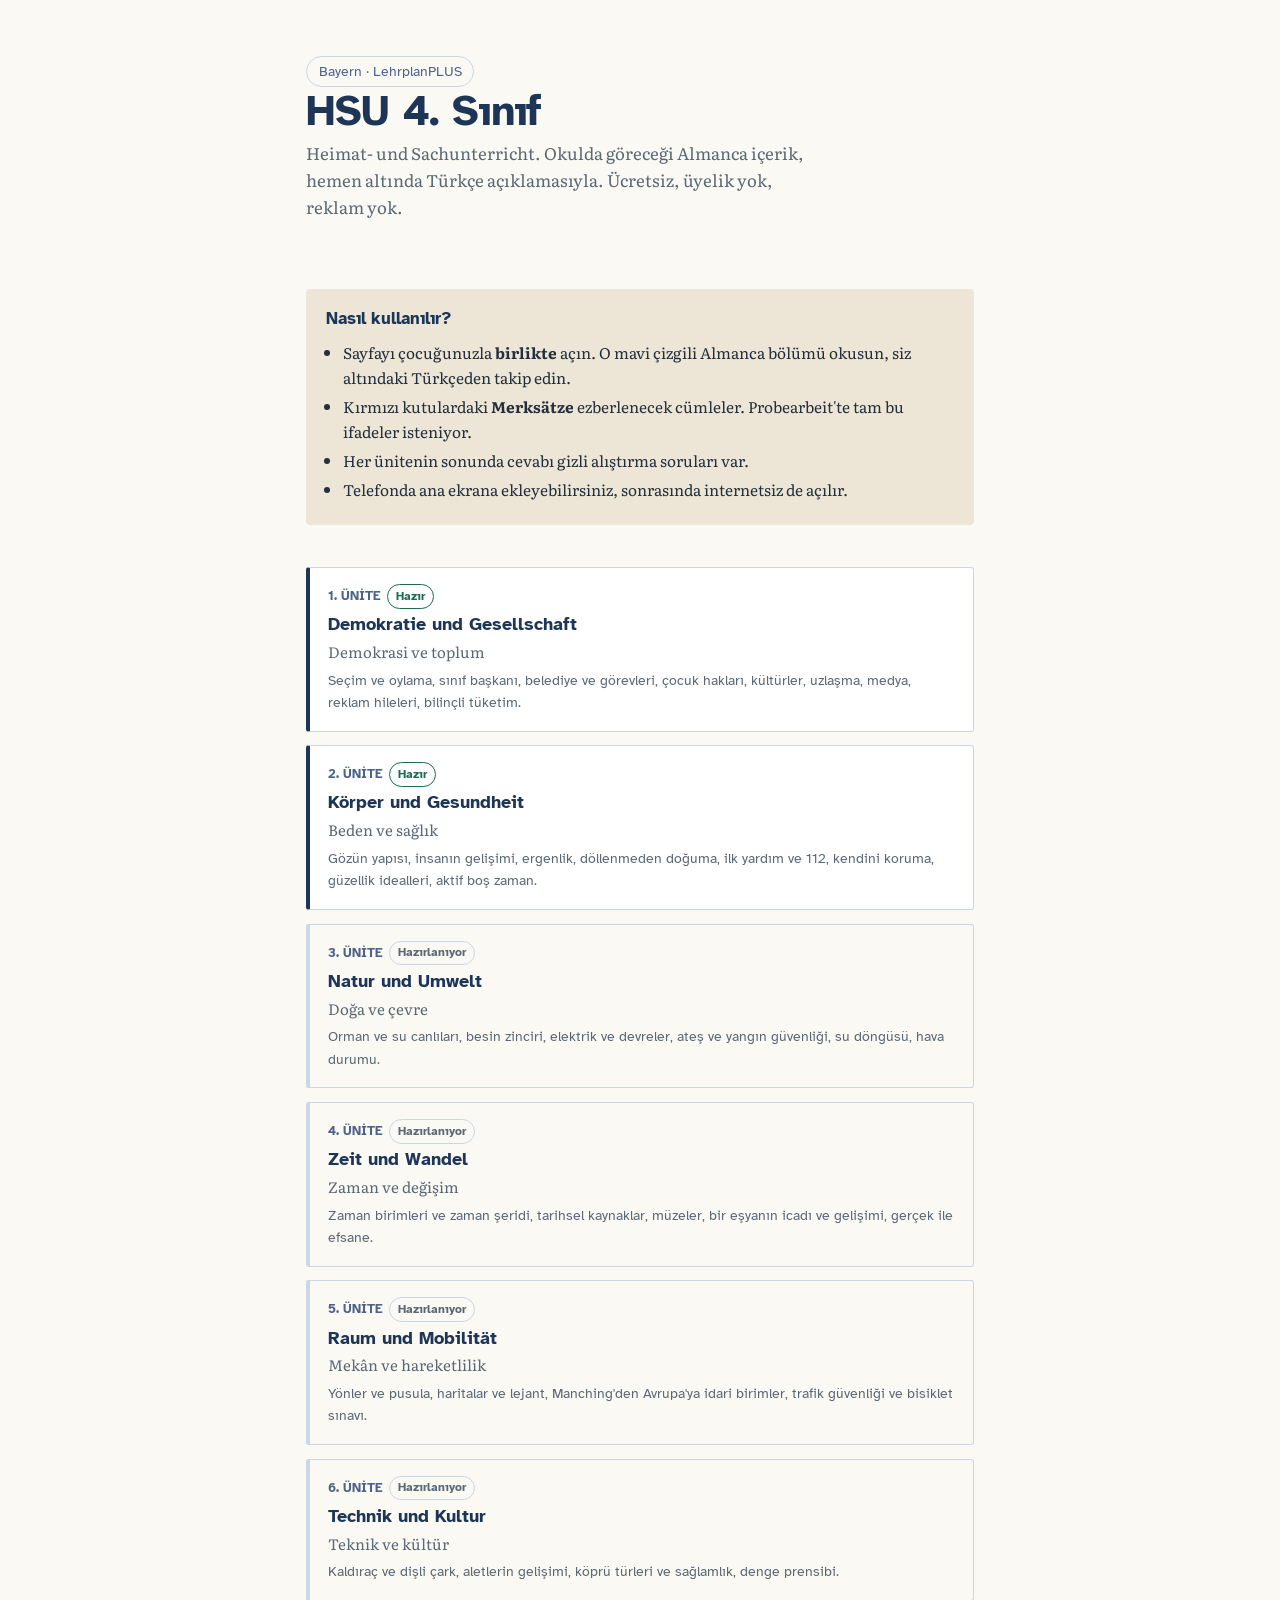
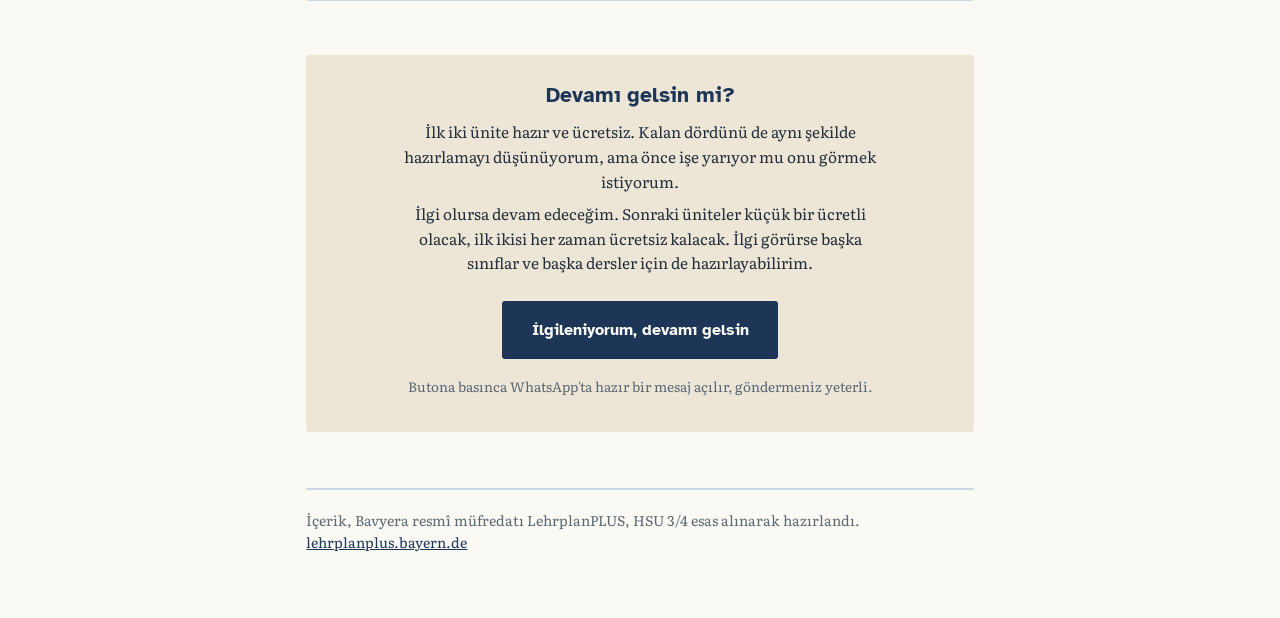
<file: index.html>
<!DOCTYPE html>
<html lang="tr">
<head>
<meta charset="utf-8">
<meta name="viewport" content="width=device-width, initial-scale=1, viewport-fit=cover">
<title>HSU 4. Sınıf — Almanca ve Türkçe</title>
<link rel="manifest" href="./manifest.webmanifest">
<link rel="stylesheet" href="./style.css">
<meta name="description" content="Bayern 4. sinif HSU dersi, Almanca icerik ve yaninda Turkce aciklamalariyla. Ucretsiz, uyelik yok.">
<meta property="og:title" content="HSU 4. Sınıf — Almanca ve Türkçe">
<meta property="og:description" content="Bayern 4. sinif HSU dersi, Almanca icerik ve yaninda Turkce aciklamalariyla. Ucretsiz, uyelik yok.">
<meta property="og:image" content="./icon-512.png">
<meta property="og:type" content="website">
<meta name="theme-color" content="#FBF9F3" media="(prefers-color-scheme: light)">
<meta name="theme-color" content="#101720" media="(prefers-color-scheme: dark)">
<meta name="mobile-web-app-capable" content="yes">
<meta name="apple-mobile-web-app-capable" content="yes">
<meta name="apple-mobile-web-app-title" content="HSU 4">
<link rel="apple-touch-icon" href="./icon-192.png">
<link rel="icon" href="./icon-192.png">
<link rel="preconnect" href="https://fonts.googleapis.com">
<link rel="preconnect" href="https://fonts.gstatic.com" crossorigin>
<link href="https://fonts.googleapis.com/css2?family=Atkinson+Hyperlegible:ital,wght@0,400;0,700;1,400&family=Literata:ital,opsz,wght@0,7..72,400;0,7..72,600;1,7..72,400&display=swap" rel="stylesheet">
</head>
<body>
<div class="wrap">

  <header class="hero">
    <span class="tagline">Bayern · LehrplanPLUS</span>
    <h1>HSU 4. Sınıf</h1>
    <p class="sub">Heimat- und Sachunterricht. Okulda göreceği Almanca içerik, hemen altında Türkçe açıklamasıyla. Ücretsiz, üyelik yok, reklam yok.</p>
  </header>

  <div class="howto">
    <h2>Nasıl kullanılır?</h2>
    <ul>
      <li>Sayfayı çocuğunuzla <b>birlikte</b> açın. O mavi çizgili Almanca bölümü okusun, siz altındaki Türkçeden takip edin.</li>
      <li>Kırmızı kutulardaki <b>Merksätze</b> ezberlenecek cümleler. Probearbeit'te tam bu ifadeler isteniyor.</li>
      <li>Her ünitenin sonunda cevabı gizli alıştırma soruları var.</li>
      <li>Telefonda ana ekrana ekleyebilirsiniz, sonrasında internetsiz de açılır.</li>
    </ul>
  </div>

  <section class="units-list">
    <a class="unit-card" href="./demokratie.html">
      <div class="unit-no">1. ÜNİTE<span class="badge">Hazır</span></div>
      <h3>Demokratie und Gesellschaft</h3>
      <p class="tr-name">Demokrasi ve toplum</p>
      <p class="topics">Seçim ve oylama, sınıf başkanı, belediye ve görevleri, çocuk hakları, kültürler, uzlaşma, medya, reklam hileleri, bilinçli tüketim.</p>
    </a>

    <a class="unit-card" href="./koerper.html">
      <div class="unit-no">2. ÜNİTE<span class="badge">Hazır</span></div>
      <h3>Körper und Gesundheit</h3>
      <p class="tr-name">Beden ve sağlık</p>
      <p class="topics">Gözün yapısı, insanın gelişimi, ergenlik, döllenmeden doğuma, ilk yardım ve 112, kendini koruma, güzellik idealleri, aktif boş zaman.</p>
    </a>

    <div class="unit-card soon">
      <div class="unit-no">3. ÜNİTE<span class="badge wait">Hazırlanıyor</span></div>
      <h3>Natur und Umwelt</h3>
      <p class="tr-name">Doğa ve çevre</p>
      <p class="topics">Orman ve su canlıları, besin zinciri, elektrik ve devreler, ateş ve yangın güvenliği, su döngüsü, hava durumu.</p>
    </div>

    <div class="unit-card soon">
      <div class="unit-no">4. ÜNİTE<span class="badge wait">Hazırlanıyor</span></div>
      <h3>Zeit und Wandel</h3>
      <p class="tr-name">Zaman ve değişim</p>
      <p class="topics">Zaman birimleri ve zaman şeridi, tarihsel kaynaklar, müzeler, bir eşyanın icadı ve gelişimi, gerçek ile efsane.</p>
    </div>

    <div class="unit-card soon">
      <div class="unit-no">5. ÜNİTE<span class="badge wait">Hazırlanıyor</span></div>
      <h3>Raum und Mobilität</h3>
      <p class="tr-name">Mekân ve hareketlilik</p>
      <p class="topics">Yönler ve pusula, haritalar ve lejant, Manching'den Avrupa'ya idari birimler, trafik güvenliği ve bisiklet sınavı.</p>
    </div>

    <div class="unit-card soon">
      <div class="unit-no">6. ÜNİTE<span class="badge wait">Hazırlanıyor</span></div>
      <h3>Technik und Kultur</h3>
      <p class="tr-name">Teknik ve kültür</p>
      <p class="topics">Kaldıraç ve dişli çark, aletlerin gelişimi, köprü türleri ve sağlamlık, denge prensibi.</p>
    </div>
  </section>

  <section class="cta">
    <h2>Devamı gelsin mi?</h2>
    <p>İlk iki ünite hazır ve ücretsiz. Kalan dördünü de aynı şekilde hazırlamayı düşünüyorum, ama önce işe yarıyor mu onu görmek istiyorum.</p>
    <p>İlgi olursa devam edeceğim. Sonraki üniteler küçük bir ücretli olacak, ilk ikisi her zaman ücretsiz kalacak. İlgi görürse başka sınıflar ve başka dersler için de hazırlayabilirim.</p>
    <a class="cta-btn" href="https://wa.me/491793976608?text=Merhaba%2C%20HSU%20sayfas%C4%B1n%C4%B1%20g%C3%B6rd%C3%BCm.%20Di%C4%9Fer%20%C3%BCniteler%20haz%C4%B1r%20olunca%20haber%20verir%20misiniz%3F%20%C4%B0lgileniyorum." target="_blank" rel="noopener">İlgileniyorum, devamı gelsin</a>
    <p class="fine">Butona basınca WhatsApp'ta hazır bir mesaj açılır, göndermeniz yeterli.</p>
  </section>

  <footer>
    İçerik, Bavyera resmî müfredatı LehrplanPLUS, HSU 3/4 esas alınarak hazırlandı.
    <a href="https://www.lehrplanplus.bayern.de/fachlehrplan/grundschule/4/hsu">lehrplanplus.bayern.de</a>
  </footer>

</div>

<script>
  if ("serviceWorker" in navigator) {
    window.addEventListener("load", function () {
      navigator.serviceWorker.register("./sw.js").catch(function () {});
    });
  }
</script>
</body>
</html>
</file>
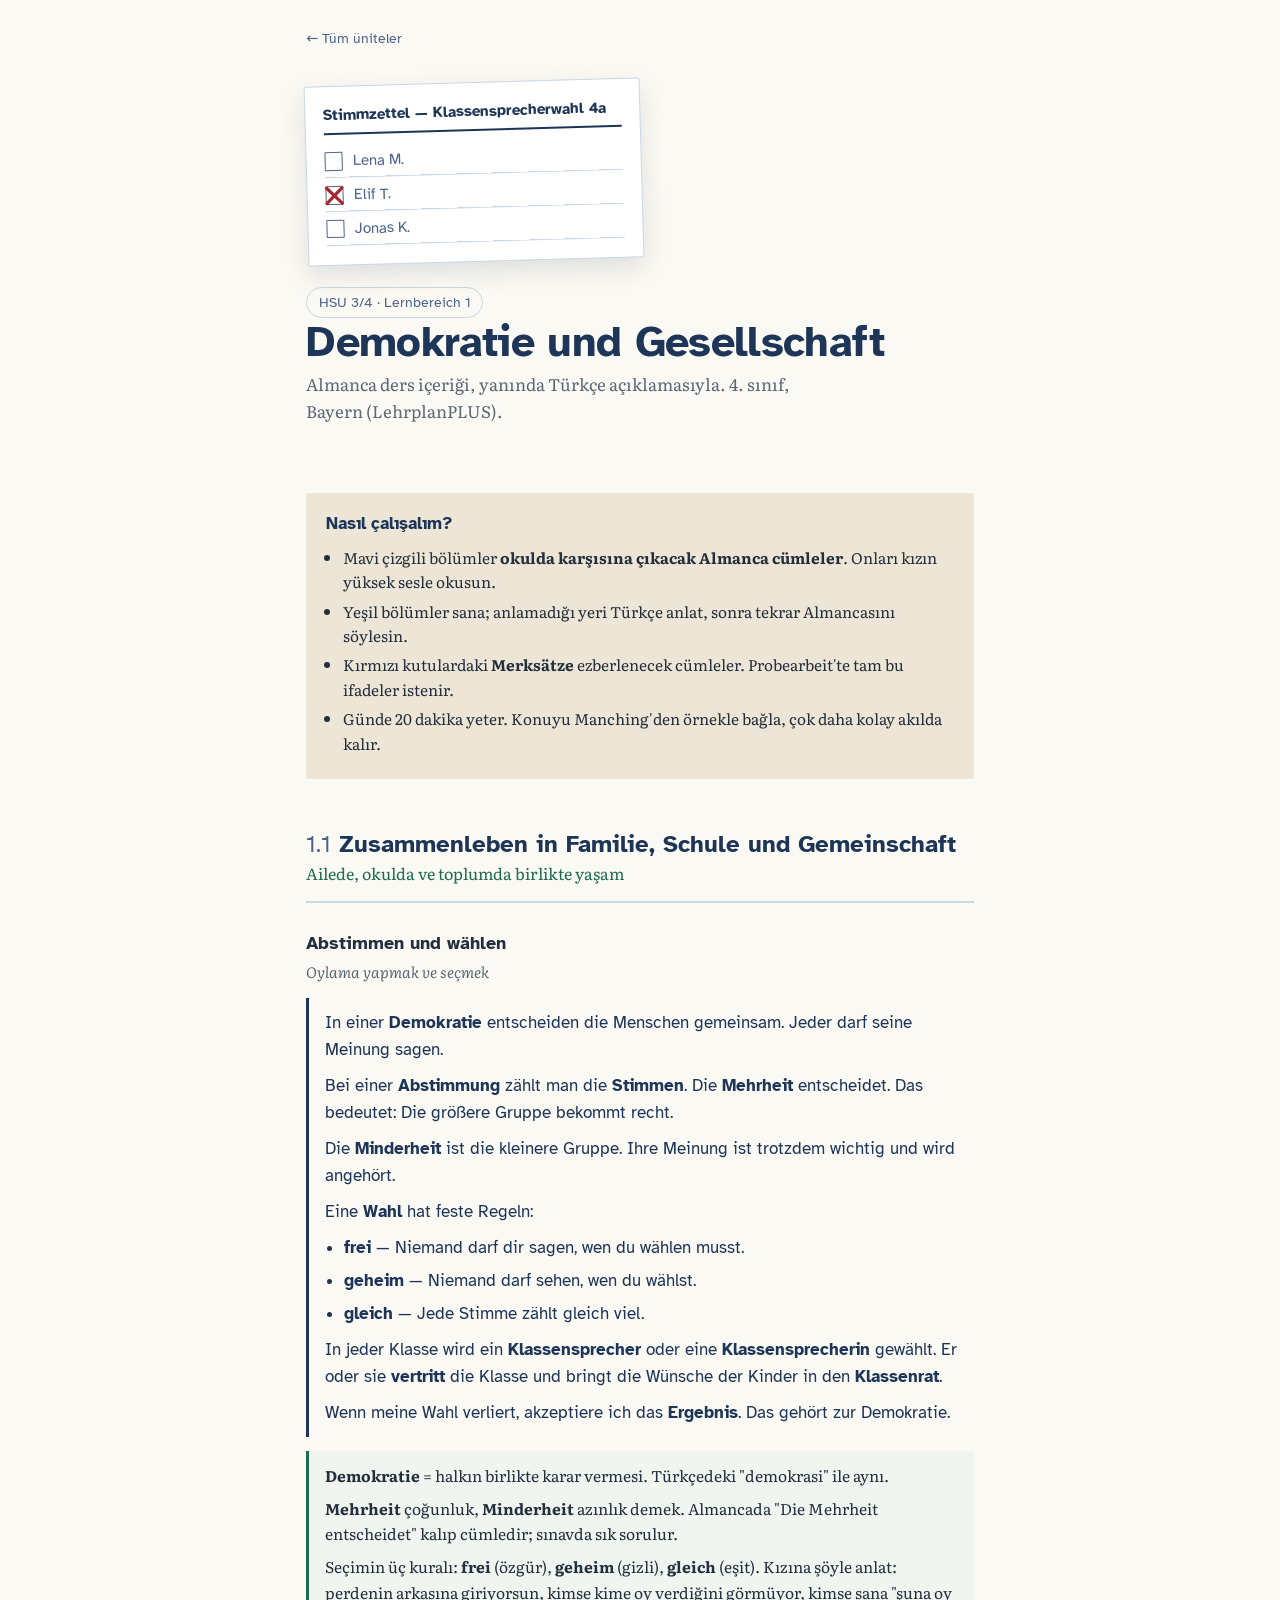
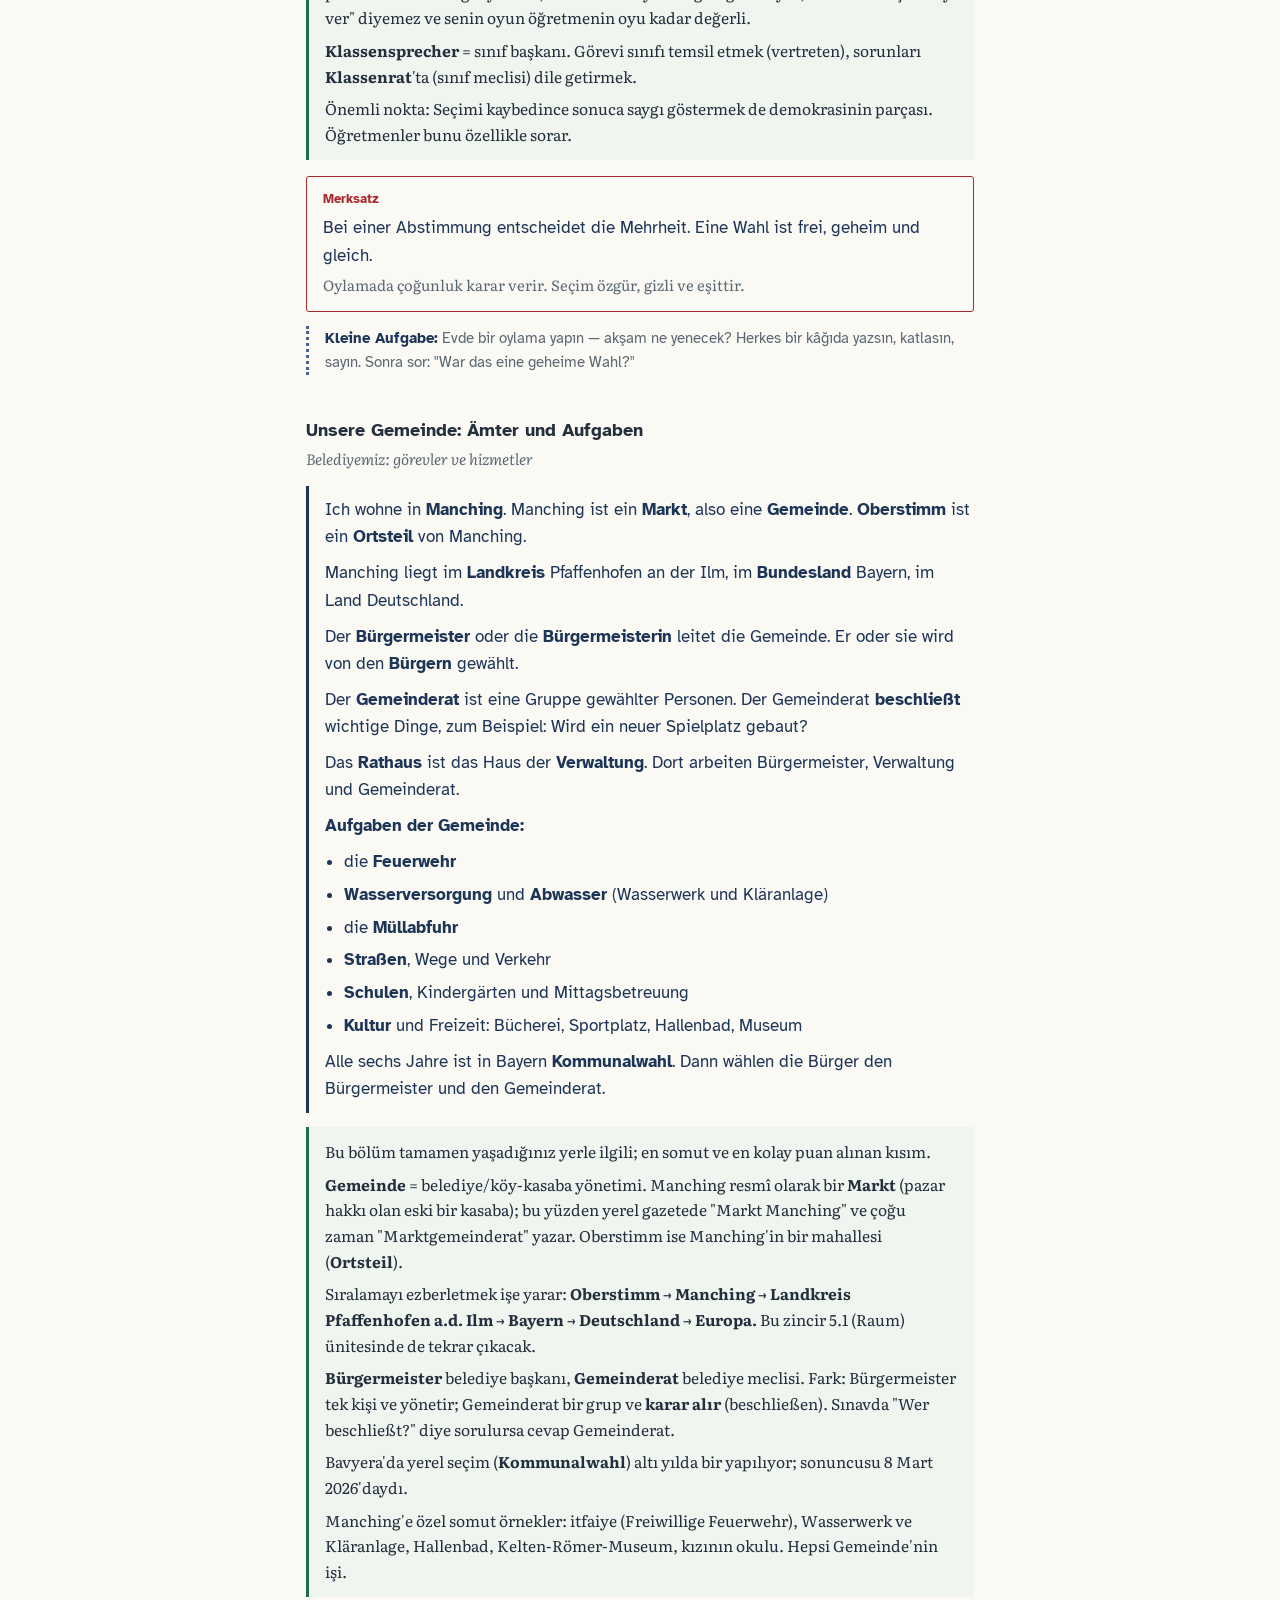
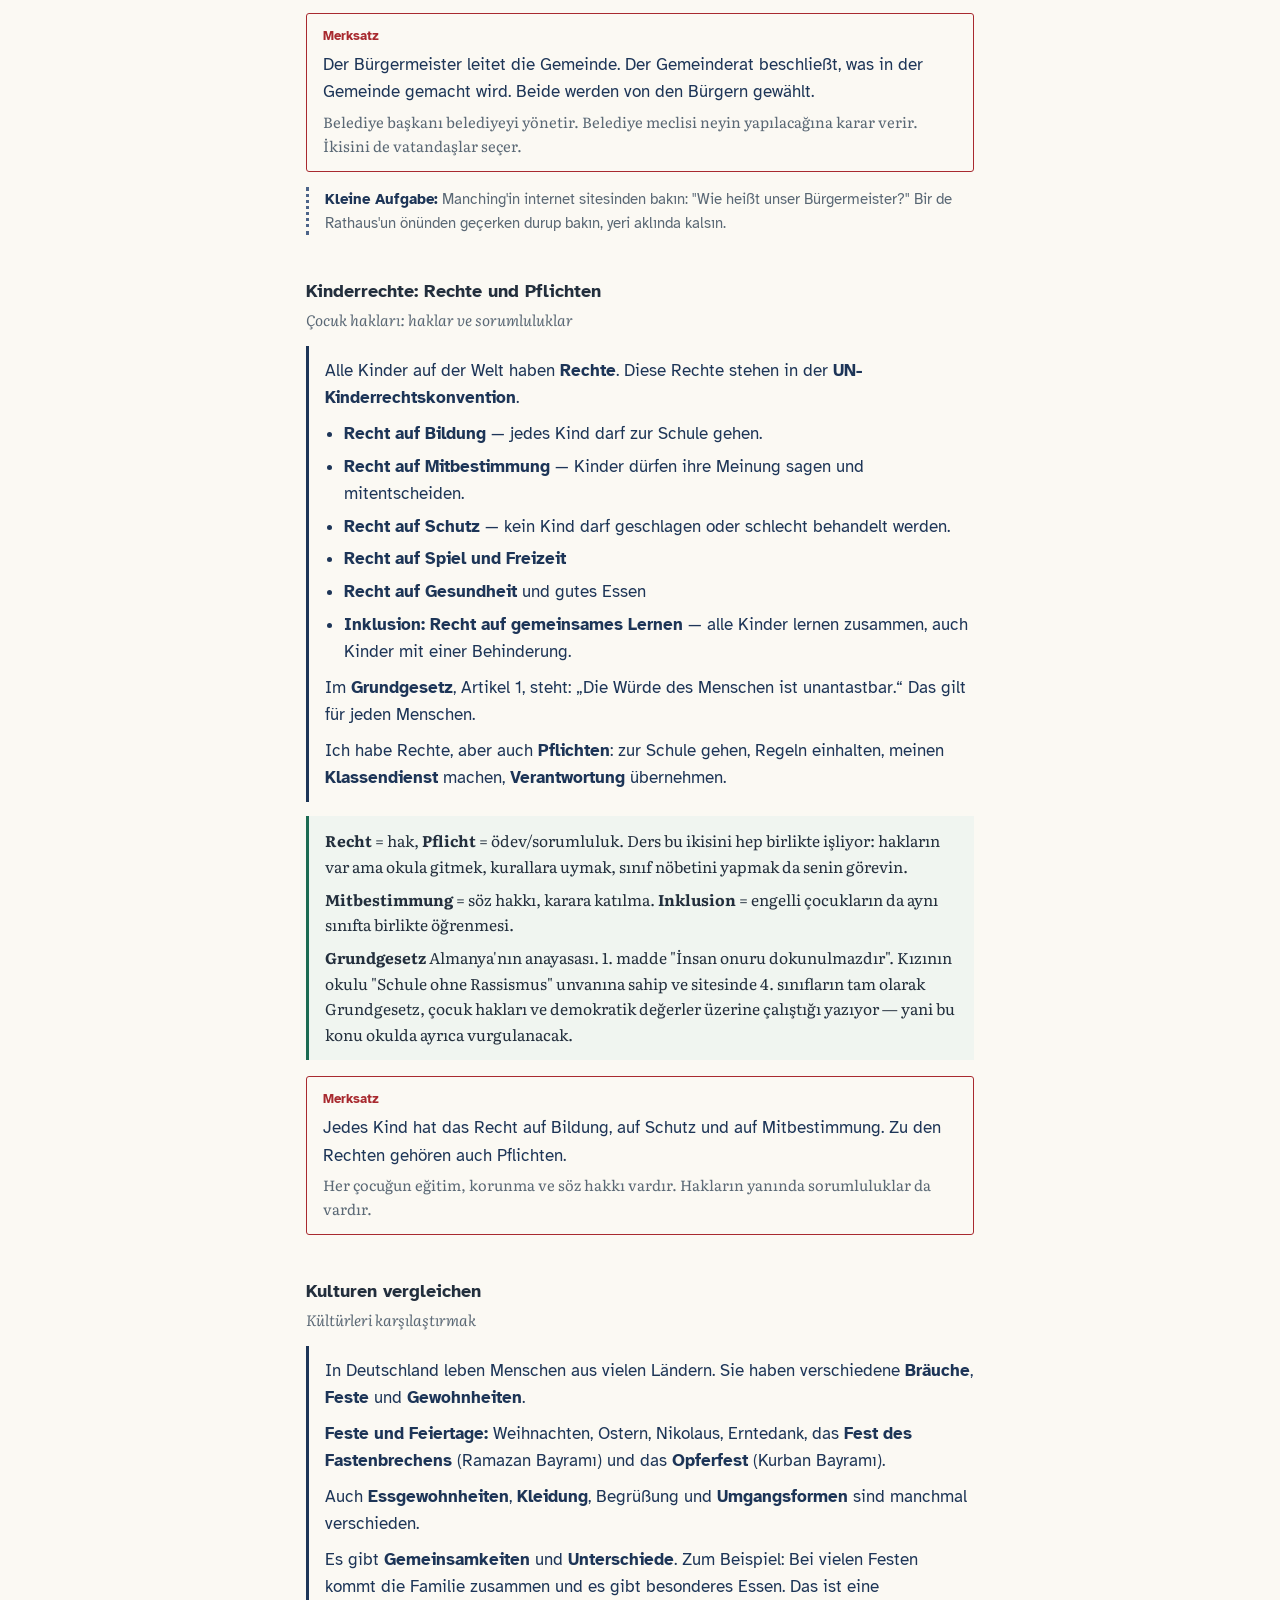
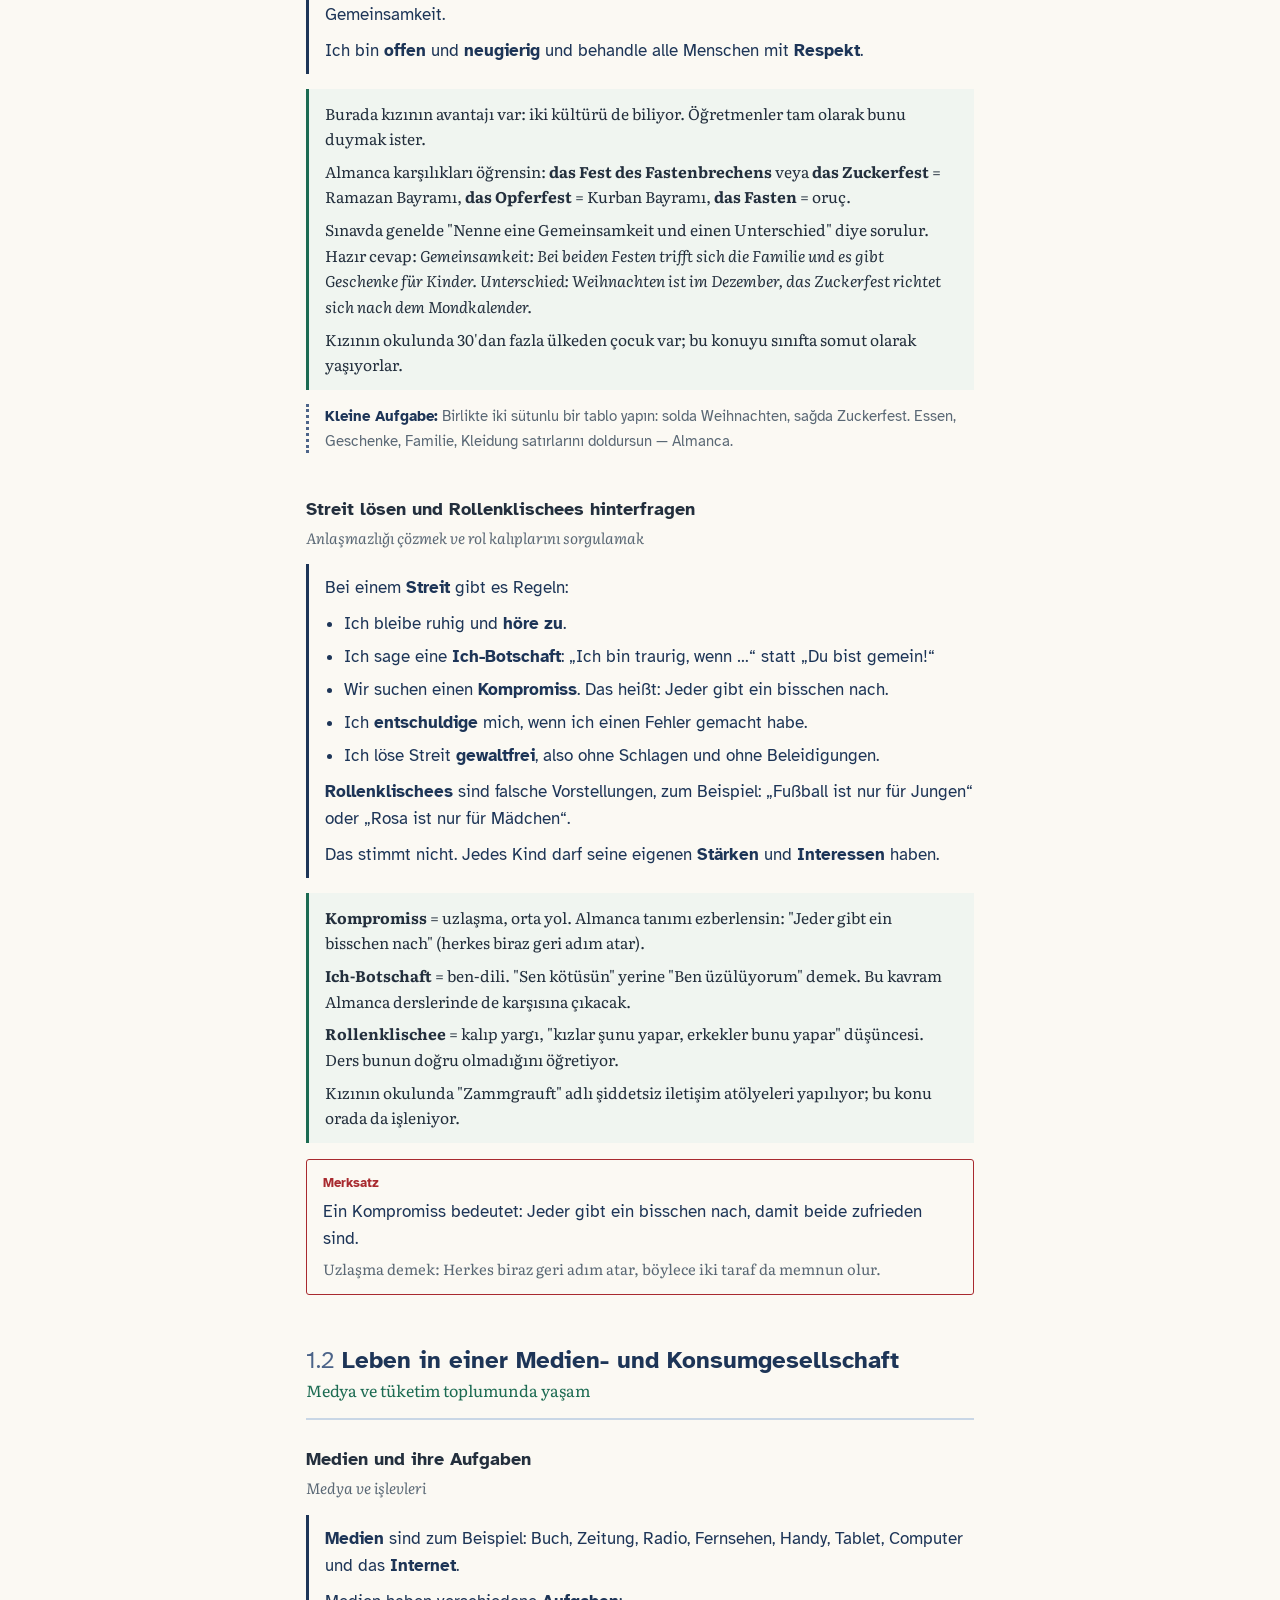
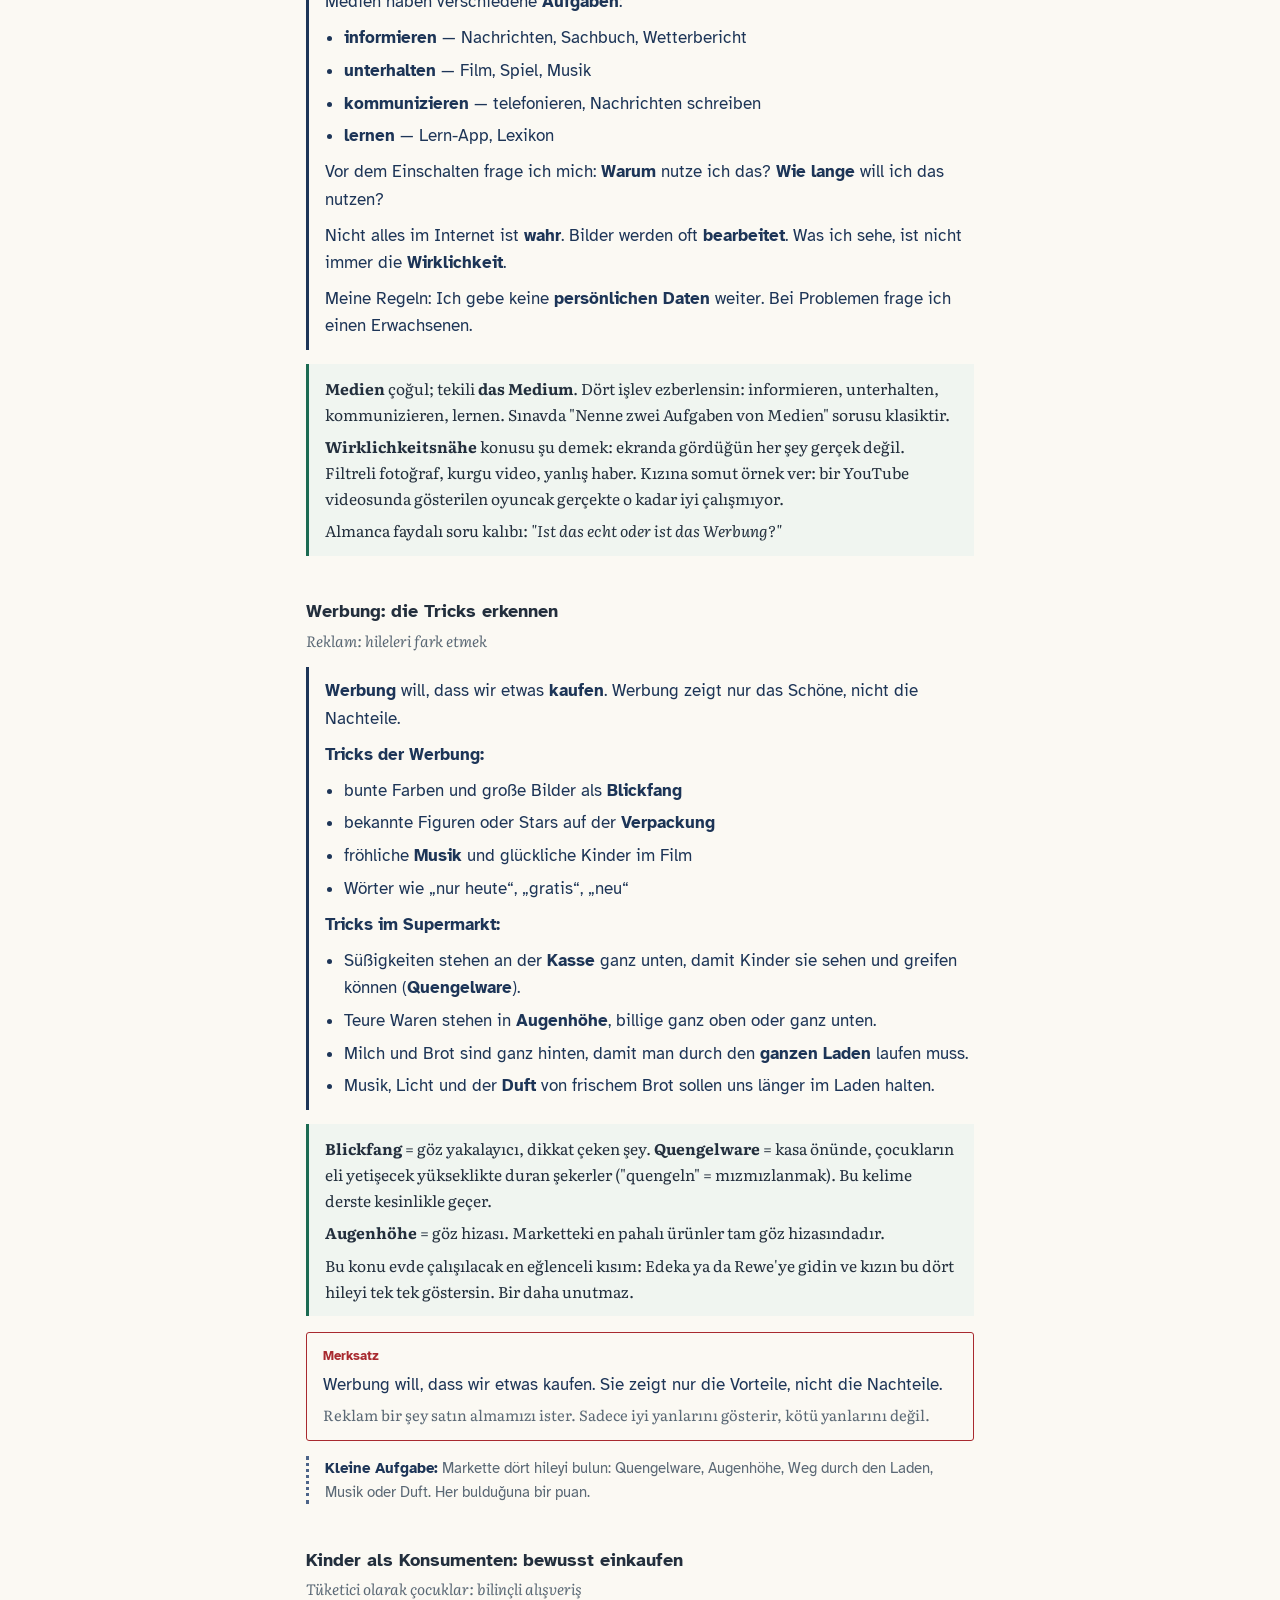
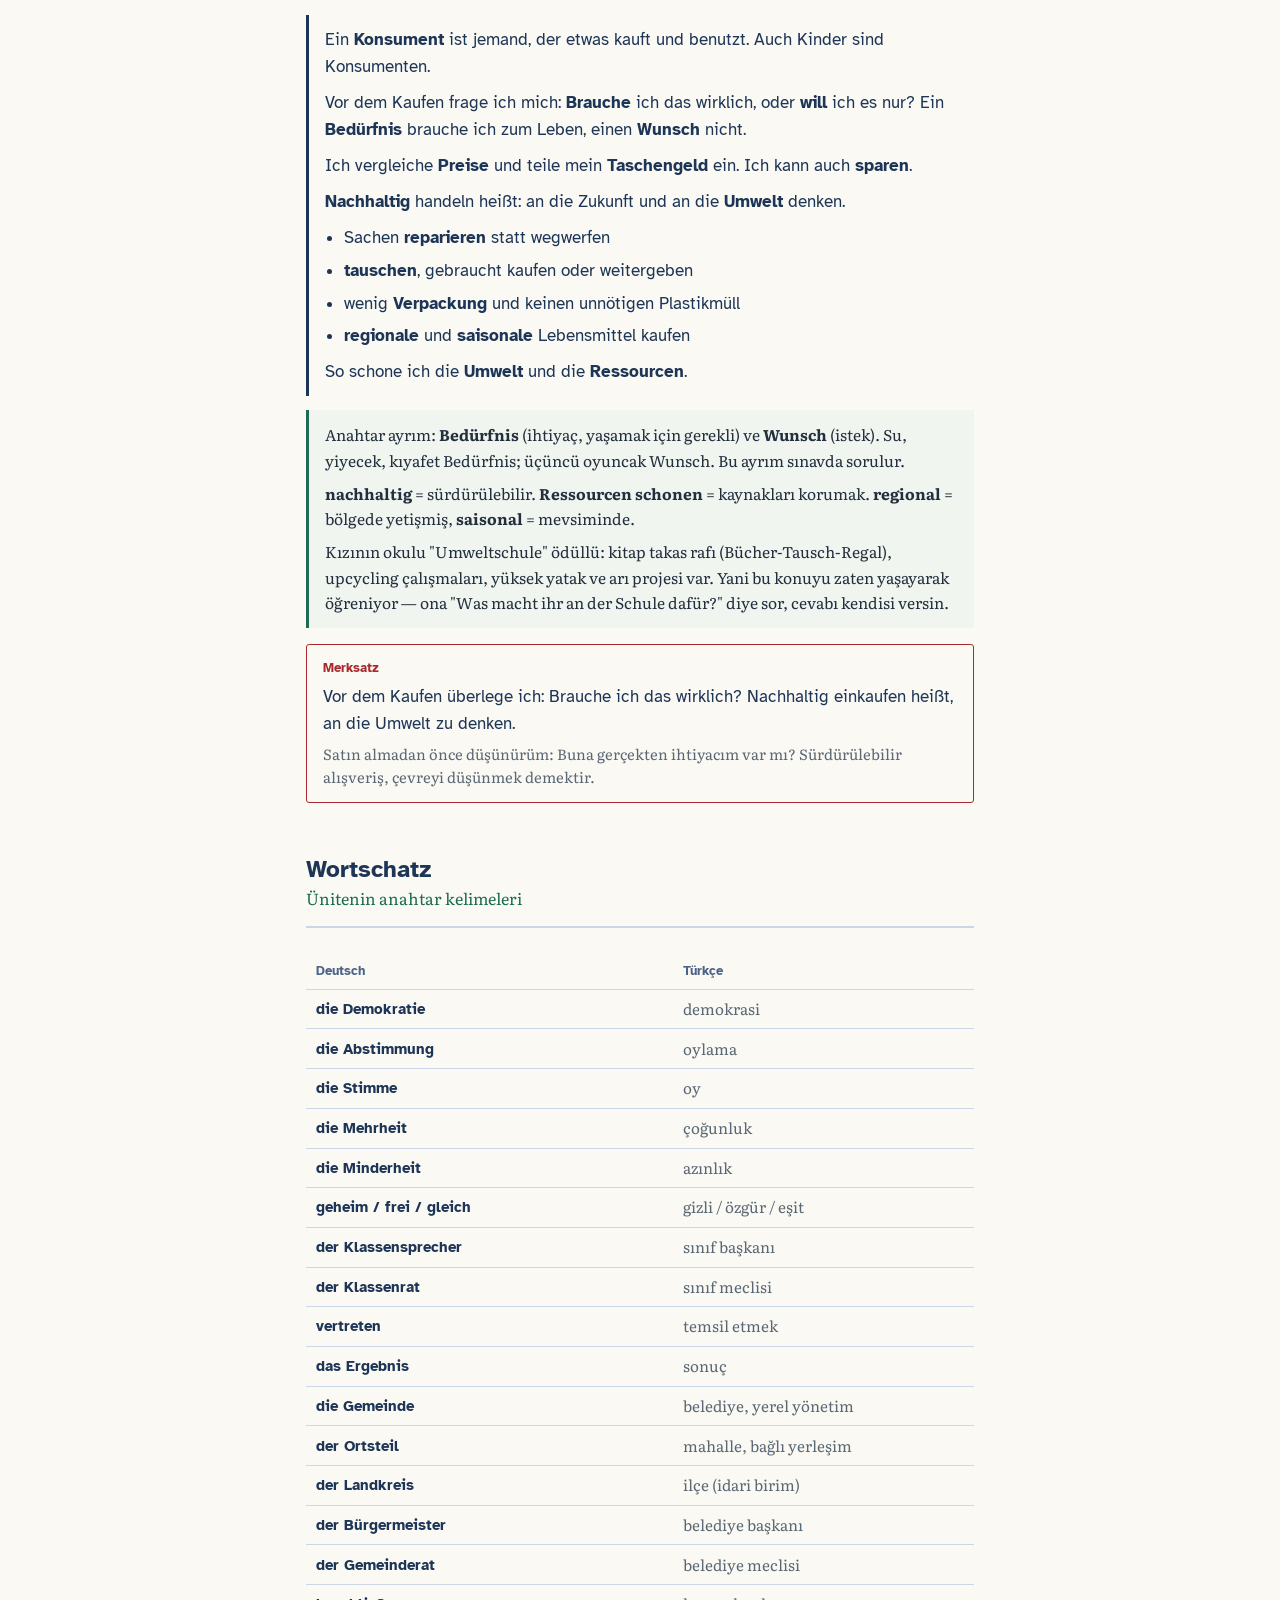
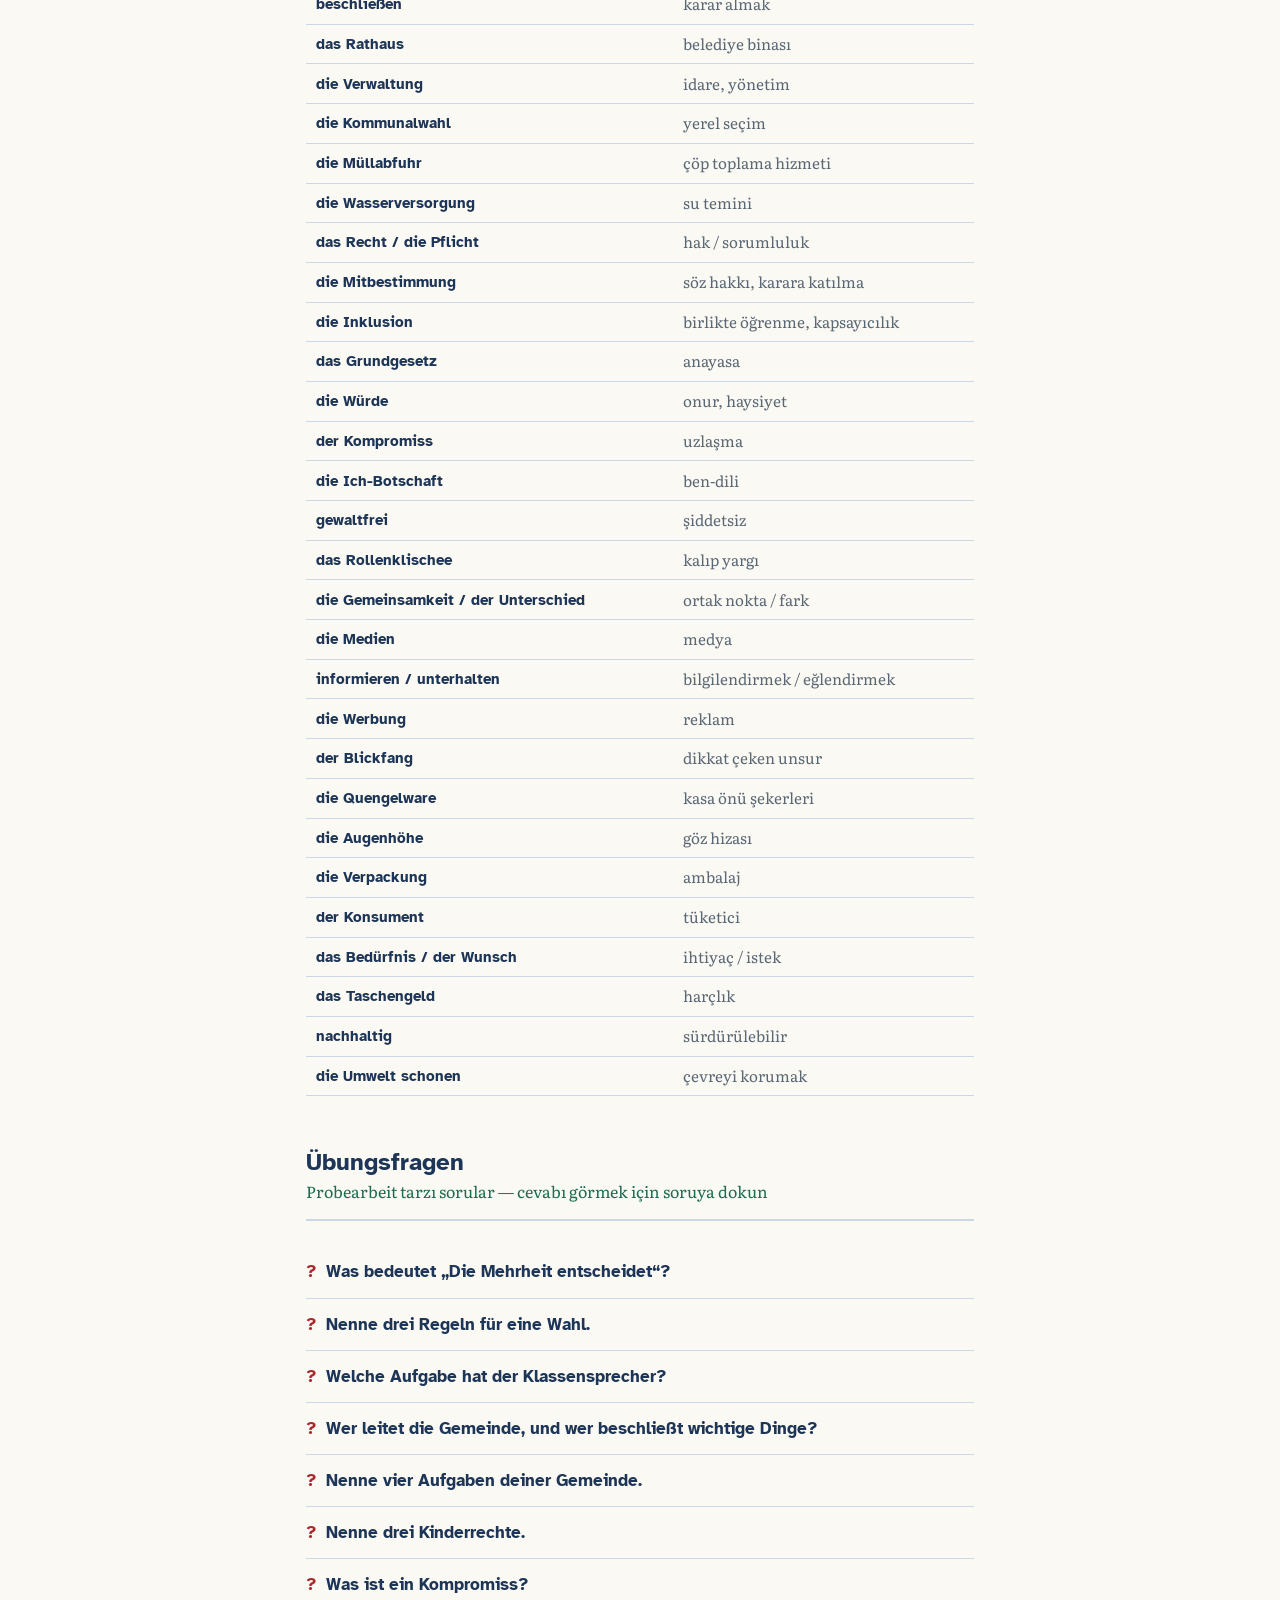
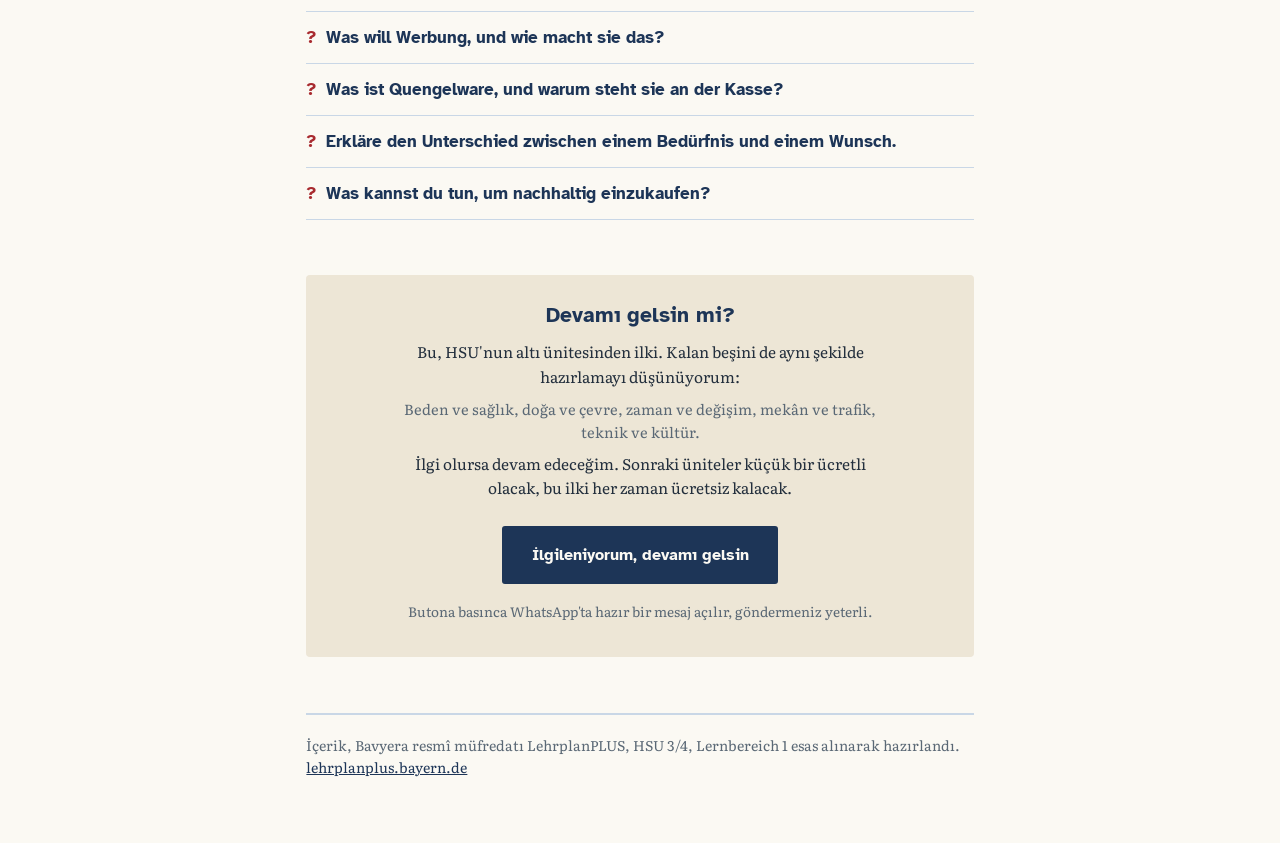
<file: demokratie.html>
<!DOCTYPE html>
<html lang="de">
<head>
<meta charset="utf-8">
<meta name="viewport" content="width=device-width, initial-scale=1, viewport-fit=cover">
<title>1. Demokratie und Gesellschaft — HSU 4</title>
<link rel="manifest" href="./manifest.webmanifest">
<link rel="stylesheet" href="./style.css">
<meta name="description" content="Bayern 4. sinif HSU dersi, Almanca icerik ve yaninda Turkce aciklamalariyla. Ucretsiz.">
<meta property="og:title" content="HSU 4: Demokratie und Gesellschaft (Almanca/Türkçe)">
<meta property="og:description" content="Bayern 4. sinif HSU dersi, Almanca icerik ve yaninda Turkce aciklamalariyla. Ucretsiz.">
<meta property="og:image" content="./icon-512.png">
<meta property="og:type" content="website">
<meta name="theme-color" content="#FBF9F3" media="(prefers-color-scheme: light)">
<meta name="theme-color" content="#101720" media="(prefers-color-scheme: dark)">
<meta name="mobile-web-app-capable" content="yes">
<meta name="apple-mobile-web-app-capable" content="yes">
<meta name="apple-mobile-web-app-title" content="HSU 4">
<link rel="apple-touch-icon" href="./icon-192.png">
<link rel="icon" href="./icon-192.png">
<link rel="preconnect" href="https://fonts.googleapis.com">
<link rel="preconnect" href="https://fonts.gstatic.com" crossorigin>
<link href="https://fonts.googleapis.com/css2?family=Atkinson+Hyperlegible:ital,wght@0,400;0,700;1,400&family=Literata:ital,opsz,wght@0,7..72,400;0,7..72,600;1,7..72,400&display=swap" rel="stylesheet">
</head>
<body>
<div class="wrap">

  <p class="backlink"><a href="./index.html">&larr; Tüm üniteler</a></p>

  <header class="hero">
    <div class="slip" aria-hidden="true">
      <div class="slip-head">Stimmzettel — Klassensprecherwahl 4a</div>
      <div class="slip-row"><span class="box"></span> Lena M.</div>
      <div class="slip-row"><span class="box">
        <svg viewBox="0 0 40 40" fill="none" stroke="#A82A2F" stroke-width="5" stroke-linecap="round">
          <path d="M8 8 L32 32 M32 8 L8 32"/>
        </svg>
      </span> Elif T.</div>
      <div class="slip-row"><span class="box"></span> Jonas K.</div>
    </div>

    <span class="tagline">HSU 3/4 · Lernbereich 1</span>
    <h1>Demokratie und Gesellschaft</h1>
    <p class="sub">Almanca ders içeriği, yanında Türkçe açıklamasıyla. 4. sınıf, Bayern (LehrplanPLUS).</p>
  </header>

  <div class="howto">
    <h2>Nasıl çalışalım?</h2>
    <ul>
      <li>Mavi çizgili bölümler <b>okulda karşısına çıkacak Almanca cümleler</b>. Onları kızın yüksek sesle okusun.</li>
      <li>Yeşil bölümler sana; anlamadığı yeri Türkçe anlat, sonra tekrar Almancasını söylesin.</li>
      <li>Kırmızı kutulardaki <b>Merksätze</b> ezberlenecek cümleler. Probearbeit'te tam bu ifadeler istenir.</li>
      <li>Günde 20 dakika yeter. Konuyu Manching'den örnekle bağla, çok daha kolay akılda kalır.</li>
    </ul>
  </div>

  <!-- ============ 1.1 ============ -->
  <section class="chapter">
    <h2><span class="num">1.1</span> Zusammenleben in Familie, Schule und Gemeinschaft</h2>
    <p class="tr-title">Ailede, okulda ve toplumda birlikte yaşam</p>

    <!-- A -->
    <div class="topic">
      <h3>Abstimmen und wählen</h3>
      <p class="tr-sub">Oylama yapmak ve seçmek</p>

      <div class="de">
        <p>In einer <b>Demokratie</b> entscheiden die Menschen gemeinsam. Jeder darf seine Meinung sagen.</p>
        <p>Bei einer <b>Abstimmung</b> zählt man die <b>Stimmen</b>. Die <b>Mehrheit</b> entscheidet. Das bedeutet: Die größere Gruppe bekommt recht.</p>
        <p>Die <b>Minderheit</b> ist die kleinere Gruppe. Ihre Meinung ist trotzdem wichtig und wird angehört.</p>
        <p>Eine <b>Wahl</b> hat feste Regeln:</p>
        <ul>
          <li><b>frei</b> — Niemand darf dir sagen, wen du wählen musst.</li>
          <li><b>geheim</b> — Niemand darf sehen, wen du wählst.</li>
          <li><b>gleich</b> — Jede Stimme zählt gleich viel.</li>
        </ul>
        <p>In jeder Klasse wird ein <b>Klassensprecher</b> oder eine <b>Klassensprecherin</b> gewählt. Er oder sie <b>vertritt</b> die Klasse und bringt die Wünsche der Kinder in den <b>Klassenrat</b>.</p>
        <p>Wenn meine Wahl verliert, akzeptiere ich das <b>Ergebnis</b>. Das gehört zur Demokratie.</p>
      </div>

      <div class="tr">
        <p><b>Demokratie</b> = halkın birlikte karar vermesi. Türkçedeki "demokrasi" ile aynı.</p>
        <p><b>Mehrheit</b> çoğunluk, <b>Minderheit</b> azınlık demek. Almancada "Die Mehrheit entscheidet" kalıp cümledir; sınavda sık sorulur.</p>
        <p>Seçimin üç kuralı: <b>frei</b> (özgür), <b>geheim</b> (gizli), <b>gleich</b> (eşit). Kızına şöyle anlat: perdenin arkasına giriyorsun, kimse kime oy verdiğini görmüyor, kimse sana "şuna oy ver" diyemez ve senin oyun öğretmenin oyu kadar değerli.</p>
        <p><b>Klassensprecher</b> = sınıf başkanı. Görevi sınıfı temsil etmek (vertreten), sorunları <b>Klassenrat</b>'ta (sınıf meclisi) dile getirmek.</p>
        <p>Önemli nokta: Seçimi kaybedince sonuca saygı göstermek de demokrasinin parçası. Öğretmenler bunu özellikle sorar.</p>
      </div>

      <div class="merke">
        <div class="label">Merksatz</div>
        <p class="satz">Bei einer Abstimmung entscheidet die Mehrheit. Eine Wahl ist frei, geheim und gleich.</p>
        <p class="cev">Oylamada çoğunluk karar verir. Seçim özgür, gizli ve eşittir.</p>
      </div>

      <div class="task">
        <span class="label">Kleine Aufgabe:</span> Evde bir oylama yapın — akşam ne yenecek? Herkes bir kâğıda yazsın, katlasın, sayın. Sonra sor: "War das eine geheime Wahl?"
      </div>
    </div>

    <!-- B -->
    <div class="topic">
      <h3>Unsere Gemeinde: Ämter und Aufgaben</h3>
      <p class="tr-sub">Belediyemiz: görevler ve hizmetler</p>

      <div class="de">
        <p>Ich wohne in <b>Manching</b>. Manching ist ein <b>Markt</b>, also eine <b>Gemeinde</b>. <b>Oberstimm</b> ist ein <b>Ortsteil</b> von Manching.</p>
        <p>Manching liegt im <b>Landkreis</b> Pfaffenhofen an der Ilm, im <b>Bundesland</b> Bayern, im Land Deutschland.</p>
        <p>Der <b>Bürgermeister</b> oder die <b>Bürgermeisterin</b> leitet die Gemeinde. Er oder sie wird von den <b>Bürgern</b> gewählt.</p>
        <p>Der <b>Gemeinderat</b> ist eine Gruppe gewählter Personen. Der Gemeinderat <b>beschließt</b> wichtige Dinge, zum Beispiel: Wird ein neuer Spielplatz gebaut?</p>
        <p>Das <b>Rathaus</b> ist das Haus der <b>Verwaltung</b>. Dort arbeiten Bürgermeister, Verwaltung und Gemeinderat.</p>
        <p><b>Aufgaben der Gemeinde:</b></p>
        <ul>
          <li>die <b>Feuerwehr</b></li>
          <li><b>Wasserversorgung</b> und <b>Abwasser</b> (Wasserwerk und Kläranlage)</li>
          <li>die <b>Müllabfuhr</b></li>
          <li><b>Straßen</b>, Wege und Verkehr</li>
          <li><b>Schulen</b>, Kindergärten und Mittagsbetreuung</li>
          <li><b>Kultur</b> und Freizeit: Bücherei, Sportplatz, Hallenbad, Museum</li>
        </ul>
        <p>Alle sechs Jahre ist in Bayern <b>Kommunalwahl</b>. Dann wählen die Bürger den Bürgermeister und den Gemeinderat.</p>
      </div>

      <div class="tr">
        <p>Bu bölüm tamamen yaşadığınız yerle ilgili; en somut ve en kolay puan alınan kısım.</p>
        <p><b>Gemeinde</b> = belediye/köy-kasaba yönetimi. Manching resmî olarak bir <b>Markt</b> (pazar hakkı olan eski bir kasaba); bu yüzden yerel gazetede "Markt Manching" ve çoğu zaman "Marktgemeinderat" yazar. Oberstimm ise Manching'in bir mahallesi (<b>Ortsteil</b>).</p>
        <p>Sıralamayı ezberletmek işe yarar: <b>Oberstimm → Manching → Landkreis Pfaffenhofen a.d. Ilm → Bayern → Deutschland → Europa.</b> Bu zincir 5.1 (Raum) ünitesinde de tekrar çıkacak.</p>
        <p><b>Bürgermeister</b> belediye başkanı, <b>Gemeinderat</b> belediye meclisi. Fark: Bürgermeister tek kişi ve yönetir; Gemeinderat bir grup ve <b>karar alır</b> (beschließen). Sınavda "Wer beschließt?" diye sorulursa cevap Gemeinderat.</p>
        <p>Bavyera'da yerel seçim (<b>Kommunalwahl</b>) altı yılda bir yapılıyor; sonuncusu 8 Mart 2026'daydı.</p>
        <p>Manching'e özel somut örnekler: itfaiye (Freiwillige Feuerwehr), Wasserwerk ve Kläranlage, Hallenbad, Kelten-Römer-Museum, kızının okulu. Hepsi Gemeinde'nin işi.</p>
      </div>

      <div class="merke">
        <div class="label">Merksatz</div>
        <p class="satz">Der Bürgermeister leitet die Gemeinde. Der Gemeinderat beschließt, was in der Gemeinde gemacht wird. Beide werden von den Bürgern gewählt.</p>
        <p class="cev">Belediye başkanı belediyeyi yönetir. Belediye meclisi neyin yapılacağına karar verir. İkisini de vatandaşlar seçer.</p>
      </div>

      <div class="task">
        <span class="label">Kleine Aufgabe:</span> Manching'in internet sitesinden bakın: "Wie heißt unser Bürgermeister?" Bir de Rathaus'un önünden geçerken durup bakın, yeri aklında kalsın.
      </div>
    </div>

    <!-- C -->
    <div class="topic">
      <h3>Kinderrechte: Rechte und Pflichten</h3>
      <p class="tr-sub">Çocuk hakları: haklar ve sorumluluklar</p>

      <div class="de">
        <p>Alle Kinder auf der Welt haben <b>Rechte</b>. Diese Rechte stehen in der <b>UN-Kinderrechtskonvention</b>.</p>
        <ul>
          <li><b>Recht auf Bildung</b> — jedes Kind darf zur Schule gehen.</li>
          <li><b>Recht auf Mitbestimmung</b> — Kinder dürfen ihre Meinung sagen und mitentscheiden.</li>
          <li><b>Recht auf Schutz</b> — kein Kind darf geschlagen oder schlecht behandelt werden.</li>
          <li><b>Recht auf Spiel und Freizeit</b></li>
          <li><b>Recht auf Gesundheit</b> und gutes Essen</li>
          <li><b>Inklusion: Recht auf gemeinsames Lernen</b> — alle Kinder lernen zusammen, auch Kinder mit einer Behinderung.</li>
        </ul>
        <p>Im <b>Grundgesetz</b>, Artikel 1, steht: „Die Würde des Menschen ist unantastbar.“ Das gilt für jeden Menschen.</p>
        <p>Ich habe Rechte, aber auch <b>Pflichten</b>: zur Schule gehen, Regeln einhalten, meinen <b>Klassendienst</b> machen, <b>Verantwortung</b> übernehmen.</p>
      </div>

      <div class="tr">
        <p><b>Recht</b> = hak, <b>Pflicht</b> = ödev/sorumluluk. Ders bu ikisini hep birlikte işliyor: hakların var ama okula gitmek, kurallara uymak, sınıf nöbetini yapmak da senin görevin.</p>
        <p><b>Mitbestimmung</b> = söz hakkı, karara katılma. <b>Inklusion</b> = engelli çocukların da aynı sınıfta birlikte öğrenmesi.</p>
        <p><b>Grundgesetz</b> Almanya'nın anayasası. 1. madde "İnsan onuru dokunulmazdır". Kızının okulu "Schule ohne Rassismus" unvanına sahip ve sitesinde 4. sınıfların tam olarak Grundgesetz, çocuk hakları ve demokratik değerler üzerine çalıştığı yazıyor — yani bu konu okulda ayrıca vurgulanacak.</p>
      </div>

      <div class="merke">
        <div class="label">Merksatz</div>
        <p class="satz">Jedes Kind hat das Recht auf Bildung, auf Schutz und auf Mitbestimmung. Zu den Rechten gehören auch Pflichten.</p>
        <p class="cev">Her çocuğun eğitim, korunma ve söz hakkı vardır. Hakların yanında sorumluluklar da vardır.</p>
      </div>
    </div>

    <!-- D -->
    <div class="topic">
      <h3>Kulturen vergleichen</h3>
      <p class="tr-sub">Kültürleri karşılaştırmak</p>

      <div class="de">
        <p>In Deutschland leben Menschen aus vielen Ländern. Sie haben verschiedene <b>Bräuche</b>, <b>Feste</b> und <b>Gewohnheiten</b>.</p>
        <p><b>Feste und Feiertage:</b> Weihnachten, Ostern, Nikolaus, Erntedank, das <b>Fest des Fastenbrechens</b> (Ramazan Bayramı) und das <b>Opferfest</b> (Kurban Bayramı).</p>
        <p>Auch <b>Essgewohnheiten</b>, <b>Kleidung</b>, Begrüßung und <b>Umgangsformen</b> sind manchmal verschieden.</p>
        <p>Es gibt <b>Gemeinsamkeiten</b> und <b>Unterschiede</b>. Zum Beispiel: Bei vielen Festen kommt die Familie zusammen und es gibt besonderes Essen. Das ist eine Gemeinsamkeit.</p>
        <p>Ich bin <b>offen</b> und <b>neugierig</b> und behandle alle Menschen mit <b>Respekt</b>.</p>
      </div>

      <div class="tr">
        <p>Burada kızının avantajı var: iki kültürü de biliyor. Öğretmenler tam olarak bunu duymak ister.</p>
        <p>Almanca karşılıkları öğrensin: <b>das Fest des Fastenbrechens</b> veya <b>das Zuckerfest</b> = Ramazan Bayramı, <b>das Opferfest</b> = Kurban Bayramı, <b>das Fasten</b> = oruç.</p>
        <p>Sınavda genelde "Nenne eine Gemeinsamkeit und einen Unterschied" diye sorulur. Hazır cevap: <i>Gemeinsamkeit: Bei beiden Festen trifft sich die Familie und es gibt Geschenke für Kinder. Unterschied: Weihnachten ist im Dezember, das Zuckerfest richtet sich nach dem Mondkalender.</i></p>
        <p>Kızının okulunda 30'dan fazla ülkeden çocuk var; bu konuyu sınıfta somut olarak yaşıyorlar.</p>
      </div>

      <div class="task">
        <span class="label">Kleine Aufgabe:</span> Birlikte iki sütunlu bir tablo yapın: solda Weihnachten, sağda Zuckerfest. Essen, Geschenke, Familie, Kleidung satırlarını doldursun — Almanca.
      </div>
    </div>

    <!-- E -->
    <div class="topic">
      <h3>Streit lösen und Rollenklischees hinterfragen</h3>
      <p class="tr-sub">Anlaşmazlığı çözmek ve rol kalıplarını sorgulamak</p>

      <div class="de">
        <p>Bei einem <b>Streit</b> gibt es Regeln:</p>
        <ul>
          <li>Ich bleibe ruhig und <b>höre zu</b>.</li>
          <li>Ich sage eine <b>Ich-Botschaft</b>: „Ich bin traurig, wenn …“ statt „Du bist gemein!“</li>
          <li>Wir suchen einen <b>Kompromiss</b>. Das heißt: Jeder gibt ein bisschen nach.</li>
          <li>Ich <b>entschuldige</b> mich, wenn ich einen Fehler gemacht habe.</li>
          <li>Ich löse Streit <b>gewaltfrei</b>, also ohne Schlagen und ohne Beleidigungen.</li>
        </ul>
        <p><b>Rollenklischees</b> sind falsche Vorstellungen, zum Beispiel: „Fußball ist nur für Jungen“ oder „Rosa ist nur für Mädchen“.</p>
        <p>Das stimmt nicht. Jedes Kind darf seine eigenen <b>Stärken</b> und <b>Interessen</b> haben.</p>
      </div>

      <div class="tr">
        <p><b>Kompromiss</b> = uzlaşma, orta yol. Almanca tanımı ezberlensin: "Jeder gibt ein bisschen nach" (herkes biraz geri adım atar).</p>
        <p><b>Ich-Botschaft</b> = ben-dili. "Sen kötüsün" yerine "Ben üzülüyorum" demek. Bu kavram Almanca derslerinde de karşısına çıkacak.</p>
        <p><b>Rollenklischee</b> = kalıp yargı, "kızlar şunu yapar, erkekler bunu yapar" düşüncesi. Ders bunun doğru olmadığını öğretiyor.</p>
        <p>Kızının okulunda "Zammgrauft" adlı şiddetsiz iletişim atölyeleri yapılıyor; bu konu orada da işleniyor.</p>
      </div>

      <div class="merke">
        <div class="label">Merksatz</div>
        <p class="satz">Ein Kompromiss bedeutet: Jeder gibt ein bisschen nach, damit beide zufrieden sind.</p>
        <p class="cev">Uzlaşma demek: Herkes biraz geri adım atar, böylece iki taraf da memnun olur.</p>
      </div>
    </div>
  </section>

  <!-- ============ 1.2 ============ -->
  <section class="chapter">
    <h2><span class="num">1.2</span> Leben in einer Medien- und Konsumgesellschaft</h2>
    <p class="tr-title">Medya ve tüketim toplumunda yaşam</p>

    <!-- A -->
    <div class="topic">
      <h3>Medien und ihre Aufgaben</h3>
      <p class="tr-sub">Medya ve işlevleri</p>

      <div class="de">
        <p><b>Medien</b> sind zum Beispiel: Buch, Zeitung, Radio, Fernsehen, Handy, Tablet, Computer und das <b>Internet</b>.</p>
        <p>Medien haben verschiedene <b>Aufgaben</b>:</p>
        <ul>
          <li><b>informieren</b> — Nachrichten, Sachbuch, Wetterbericht</li>
          <li><b>unterhalten</b> — Film, Spiel, Musik</li>
          <li><b>kommunizieren</b> — telefonieren, Nachrichten schreiben</li>
          <li><b>lernen</b> — Lern-App, Lexikon</li>
        </ul>
        <p>Vor dem Einschalten frage ich mich: <b>Warum</b> nutze ich das? <b>Wie lange</b> will ich das nutzen?</p>
        <p>Nicht alles im Internet ist <b>wahr</b>. Bilder werden oft <b>bearbeitet</b>. Was ich sehe, ist nicht immer die <b>Wirklichkeit</b>.</p>
        <p>Meine Regeln: Ich gebe keine <b>persönlichen Daten</b> weiter. Bei Problemen frage ich einen Erwachsenen.</p>
      </div>

      <div class="tr">
        <p><b>Medien</b> çoğul; tekili <b>das Medium</b>. Dört işlev ezberlensin: informieren, unterhalten, kommunizieren, lernen. Sınavda "Nenne zwei Aufgaben von Medien" sorusu klasiktir.</p>
        <p><b>Wirklichkeitsnähe</b> konusu şu demek: ekranda gördüğün her şey gerçek değil. Filtreli fotoğraf, kurgu video, yanlış haber. Kızına somut örnek ver: bir YouTube videosunda gösterilen oyuncak gerçekte o kadar iyi çalışmıyor.</p>
        <p>Almanca faydalı soru kalıbı: <i>"Ist das echt oder ist das Werbung?"</i></p>
      </div>
    </div>

    <!-- B -->
    <div class="topic">
      <h3>Werbung: die Tricks erkennen</h3>
      <p class="tr-sub">Reklam: hileleri fark etmek</p>

      <div class="de">
        <p><b>Werbung</b> will, dass wir etwas <b>kaufen</b>. Werbung zeigt nur das Schöne, nicht die Nachteile.</p>
        <p><b>Tricks der Werbung:</b></p>
        <ul>
          <li>bunte Farben und große Bilder als <b>Blickfang</b></li>
          <li>bekannte Figuren oder Stars auf der <b>Verpackung</b></li>
          <li>fröhliche <b>Musik</b> und glückliche Kinder im Film</li>
          <li>Wörter wie „nur heute“, „gratis“, „neu“</li>
        </ul>
        <p><b>Tricks im Supermarkt:</b></p>
        <ul>
          <li>Süßigkeiten stehen an der <b>Kasse</b> ganz unten, damit Kinder sie sehen und greifen können (<b>Quengelware</b>).</li>
          <li>Teure Waren stehen in <b>Augenhöhe</b>, billige ganz oben oder ganz unten.</li>
          <li>Milch und Brot sind ganz hinten, damit man durch den <b>ganzen Laden</b> laufen muss.</li>
          <li>Musik, Licht und der <b>Duft</b> von frischem Brot sollen uns länger im Laden halten.</li>
        </ul>
      </div>

      <div class="tr">
        <p><b>Blickfang</b> = göz yakalayıcı, dikkat çeken şey. <b>Quengelware</b> = kasa önünde, çocukların eli yetişecek yükseklikte duran şekerler ("quengeln" = mızmızlanmak). Bu kelime derste kesinlikle geçer.</p>
        <p><b>Augenhöhe</b> = göz hizası. Marketteki en pahalı ürünler tam göz hizasındadır.</p>
        <p>Bu konu evde çalışılacak en eğlenceli kısım: Edeka ya da Rewe'ye gidin ve kızın bu dört hileyi tek tek göstersin. Bir daha unutmaz.</p>
      </div>

      <div class="merke">
        <div class="label">Merksatz</div>
        <p class="satz">Werbung will, dass wir etwas kaufen. Sie zeigt nur die Vorteile, nicht die Nachteile.</p>
        <p class="cev">Reklam bir şey satın almamızı ister. Sadece iyi yanlarını gösterir, kötü yanlarını değil.</p>
      </div>

      <div class="task">
        <span class="label">Kleine Aufgabe:</span> Markette dört hileyi bulun: Quengelware, Augenhöhe, Weg durch den Laden, Musik oder Duft. Her bulduğuna bir puan.
      </div>
    </div>

    <!-- C -->
    <div class="topic">
      <h3>Kinder als Konsumenten: bewusst einkaufen</h3>
      <p class="tr-sub">Tüketici olarak çocuklar: bilinçli alışveriş</p>

      <div class="de">
        <p>Ein <b>Konsument</b> ist jemand, der etwas kauft und benutzt. Auch Kinder sind Konsumenten.</p>
        <p>Vor dem Kaufen frage ich mich: <b>Brauche</b> ich das wirklich, oder <b>will</b> ich es nur? Ein <b>Bedürfnis</b> brauche ich zum Leben, einen <b>Wunsch</b> nicht.</p>
        <p>Ich vergleiche <b>Preise</b> und teile mein <b>Taschengeld</b> ein. Ich kann auch <b>sparen</b>.</p>
        <p><b>Nachhaltig</b> handeln heißt: an die Zukunft und an die <b>Umwelt</b> denken.</p>
        <ul>
          <li>Sachen <b>reparieren</b> statt wegwerfen</li>
          <li><b>tauschen</b>, gebraucht kaufen oder weitergeben</li>
          <li>wenig <b>Verpackung</b> und keinen unnötigen Plastikmüll</li>
          <li><b>regionale</b> und <b>saisonale</b> Lebensmittel kaufen</li>
        </ul>
        <p>So schone ich die <b>Umwelt</b> und die <b>Ressourcen</b>.</p>
      </div>

      <div class="tr">
        <p>Anahtar ayrım: <b>Bedürfnis</b> (ihtiyaç, yaşamak için gerekli) ve <b>Wunsch</b> (istek). Su, yiyecek, kıyafet Bedürfnis; üçüncü oyuncak Wunsch. Bu ayrım sınavda sorulur.</p>
        <p><b>nachhaltig</b> = sürdürülebilir. <b>Ressourcen schonen</b> = kaynakları korumak. <b>regional</b> = bölgede yetişmiş, <b>saisonal</b> = mevsiminde.</p>
        <p>Kızının okulu "Umweltschule" ödüllü: kitap takas rafı (Bücher-Tausch-Regal), upcycling çalışmaları, yüksek yatak ve arı projesi var. Yani bu konuyu zaten yaşayarak öğreniyor — ona "Was macht ihr an der Schule dafür?" diye sor, cevabı kendisi versin.</p>
      </div>

      <div class="merke">
        <div class="label">Merksatz</div>
        <p class="satz">Vor dem Kaufen überlege ich: Brauche ich das wirklich? Nachhaltig einkaufen heißt, an die Umwelt zu denken.</p>
        <p class="cev">Satın almadan önce düşünürüm: Buna gerçekten ihtiyacım var mı? Sürdürülebilir alışveriş, çevreyi düşünmek demektir.</p>
      </div>
    </div>
  </section>

  <!-- ============ Wortschatz ============ -->
  <section class="chapter">
    <h2>Wortschatz</h2>
    <p class="tr-title">Ünitenin anahtar kelimeleri</p>

    <div class="tablewrap">
      <table>
        <thead>
          <tr><th>Deutsch</th><th>Türkçe</th></tr>
        </thead>
        <tbody>
          <tr><td>die Demokratie</td><td>demokrasi</td></tr>
          <tr><td>die Abstimmung</td><td>oylama</td></tr>
          <tr><td>die Stimme</td><td>oy</td></tr>
          <tr><td>die Mehrheit</td><td>çoğunluk</td></tr>
          <tr><td>die Minderheit</td><td>azınlık</td></tr>
          <tr><td>geheim / frei / gleich</td><td>gizli / özgür / eşit</td></tr>
          <tr><td>der Klassensprecher</td><td>sınıf başkanı</td></tr>
          <tr><td>der Klassenrat</td><td>sınıf meclisi</td></tr>
          <tr><td>vertreten</td><td>temsil etmek</td></tr>
          <tr><td>das Ergebnis</td><td>sonuç</td></tr>
          <tr><td>die Gemeinde</td><td>belediye, yerel yönetim</td></tr>
          <tr><td>der Ortsteil</td><td>mahalle, bağlı yerleşim</td></tr>
          <tr><td>der Landkreis</td><td>ilçe (idari birim)</td></tr>
          <tr><td>der Bürgermeister</td><td>belediye başkanı</td></tr>
          <tr><td>der Gemeinderat</td><td>belediye meclisi</td></tr>
          <tr><td>beschließen</td><td>karar almak</td></tr>
          <tr><td>das Rathaus</td><td>belediye binası</td></tr>
          <tr><td>die Verwaltung</td><td>idare, yönetim</td></tr>
          <tr><td>die Kommunalwahl</td><td>yerel seçim</td></tr>
          <tr><td>die Müllabfuhr</td><td>çöp toplama hizmeti</td></tr>
          <tr><td>die Wasserversorgung</td><td>su temini</td></tr>
          <tr><td>das Recht / die Pflicht</td><td>hak / sorumluluk</td></tr>
          <tr><td>die Mitbestimmung</td><td>söz hakkı, karara katılma</td></tr>
          <tr><td>die Inklusion</td><td>birlikte öğrenme, kapsayıcılık</td></tr>
          <tr><td>das Grundgesetz</td><td>anayasa</td></tr>
          <tr><td>die Würde</td><td>onur, haysiyet</td></tr>
          <tr><td>der Kompromiss</td><td>uzlaşma</td></tr>
          <tr><td>die Ich-Botschaft</td><td>ben-dili</td></tr>
          <tr><td>gewaltfrei</td><td>şiddetsiz</td></tr>
          <tr><td>das Rollenklischee</td><td>kalıp yargı</td></tr>
          <tr><td>die Gemeinsamkeit / der Unterschied</td><td>ortak nokta / fark</td></tr>
          <tr><td>die Medien</td><td>medya</td></tr>
          <tr><td>informieren / unterhalten</td><td>bilgilendirmek / eğlendirmek</td></tr>
          <tr><td>die Werbung</td><td>reklam</td></tr>
          <tr><td>der Blickfang</td><td>dikkat çeken unsur</td></tr>
          <tr><td>die Quengelware</td><td>kasa önü şekerleri</td></tr>
          <tr><td>die Augenhöhe</td><td>göz hizası</td></tr>
          <tr><td>die Verpackung</td><td>ambalaj</td></tr>
          <tr><td>der Konsument</td><td>tüketici</td></tr>
          <tr><td>das Bedürfnis / der Wunsch</td><td>ihtiyaç / istek</td></tr>
          <tr><td>das Taschengeld</td><td>harçlık</td></tr>
          <tr><td>nachhaltig</td><td>sürdürülebilir</td></tr>
          <tr><td>die Umwelt schonen</td><td>çevreyi korumak</td></tr>
        </tbody>
      </table>
    </div>
  </section>

  <!-- ============ Fragen ============ -->
  <section class="chapter">
    <h2>Übungsfragen</h2>
    <p class="tr-title">Probearbeit tarzı sorular — cevabı görmek için soruya dokun</p>

    <details>
      <summary>Was bedeutet „Die Mehrheit entscheidet“?</summary>
      <div>
        Die größere Gruppe bekommt recht. Wenn mehr Kinder dafür stimmen, wird das gemacht.
        <p class="tr-ans">Daha büyük grubun dediği olur.</p>
      </div>
    </details>

    <details>
      <summary>Nenne drei Regeln für eine Wahl.</summary>
      <div>
        Die Wahl ist frei, geheim und gleich.
        <p class="tr-ans">Seçim özgür, gizli ve eşittir.</p>
      </div>
    </details>

    <details>
      <summary>Welche Aufgabe hat der Klassensprecher?</summary>
      <div>
        Er oder sie vertritt die Klasse, sagt die Wünsche und Probleme der Kinder weiter und hilft bei Streit.
        <p class="tr-ans">Sınıfı temsil eder, çocukların istek ve sorunlarını iletir.</p>
      </div>
    </details>

    <details>
      <summary>Wer leitet die Gemeinde, und wer beschließt wichtige Dinge?</summary>
      <div>
        Der Bürgermeister oder die Bürgermeisterin leitet die Gemeinde. Der Gemeinderat beschließt wichtige Dinge. Beide werden von den Bürgern gewählt.
        <p class="tr-ans">Başkan yönetir, meclis karar alır. İkisi de seçimle gelir.</p>
      </div>
    </details>

    <details>
      <summary>Nenne vier Aufgaben deiner Gemeinde.</summary>
      <div>
        Zum Beispiel: die Feuerwehr, die Müllabfuhr, die Wasserversorgung, die Schulen und Kindergärten, die Straßen, die Bücherei oder das Hallenbad.
        <p class="tr-ans">İtfaiye, çöp, su, okul, yol, kütüphane, yüzme havuzu gibi.</p>
      </div>
    </details>

    <details>
      <summary>Nenne drei Kinderrechte.</summary>
      <div>
        Recht auf Bildung, Recht auf Schutz, Recht auf Mitbestimmung, Recht auf Spiel und Freizeit.
        <p class="tr-ans">Eğitim, korunma, söz hakkı, oyun ve boş zaman.</p>
      </div>
    </details>

    <details>
      <summary>Was ist ein Kompromiss?</summary>
      <div>
        Ein Kompromiss ist eine Lösung, bei der jeder ein bisschen nachgibt, damit beide zufrieden sind.
        <p class="tr-ans">Herkesin biraz geri adım attığı çözüm.</p>
      </div>
    </details>

    <details>
      <summary>Was will Werbung, und wie macht sie das?</summary>
      <div>
        Werbung will, dass wir etwas kaufen. Sie benutzt bunte Bilder als Blickfang, bekannte Figuren, fröhliche Musik und Wörter wie „nur heute“ oder „gratis“. Sie zeigt nur die Vorteile.
        <p class="tr-ans">Satın aldırmak ister; renkli görseller, ünlü figürler, müzik ve "sadece bugün" gibi sözlerle.</p>
      </div>
    </details>

    <details>
      <summary>Was ist Quengelware, und warum steht sie an der Kasse?</summary>
      <div>
        Quengelware sind Süßigkeiten und kleine Sachen direkt an der Kasse. Sie stehen dort unten, damit Kinder sie gut sehen und greifen können und die Eltern darum bitten.
        <p class="tr-ans">Kasa önündeki şekerler; çocuklar görsün ve istesin diye alçağa konur.</p>
      </div>
    </details>

    <details>
      <summary>Erkläre den Unterschied zwischen einem Bedürfnis und einem Wunsch.</summary>
      <div>
        Ein Bedürfnis brauche ich zum Leben, zum Beispiel Essen, Trinken, Kleidung und eine Wohnung. Einen Wunsch hätte ich gern, aber ich brauche ihn nicht, zum Beispiel ein neues Spielzeug.
        <p class="tr-ans">İhtiyaç yaşamak için gerekli, istek ise olmasa da olur.</p>
      </div>
    </details>

    <details>
      <summary>Was kannst du tun, um nachhaltig einzukaufen?</summary>
      <div>
        Sachen reparieren statt wegwerfen, tauschen oder gebraucht kaufen, wenig Verpackung wählen und regionale Lebensmittel kaufen. So schone ich die Umwelt.
        <p class="tr-ans">Tamir etmek, takas etmek, az ambalaj, bölgesel ürün.</p>
      </div>
    </details>
  </section>

  <section class="cta">
    <h2>Devamı gelsin mi?</h2>
    <p>Bu, HSU'nun altı ünitesinden ilki. Kalan beşini de aynı şekilde hazırlamayı düşünüyorum:</p>
    <p class="units">Beden ve sağlık, doğa ve çevre, zaman ve değişim, mekân ve trafik, teknik ve kültür.</p>
    <p>İlgi olursa devam edeceğim. Sonraki üniteler küçük bir ücretli olacak, bu ilki her zaman ücretsiz kalacak.</p>
    <a class="cta-btn" href="https://wa.me/491793976608?text=Merhaba%2C%20HSU%20sayfas%C4%B1n%C4%B1%20g%C3%B6rd%C3%BCm.%20Di%C4%9Fer%20%C3%BCniteler%20haz%C4%B1r%20olunca%20haber%20verir%20misiniz%3F%20%C4%B0lgileniyorum." target="_blank" rel="noopener">İlgileniyorum, devamı gelsin</a>
    <p class="fine">Butona basınca WhatsApp'ta hazır bir mesaj açılır, göndermeniz yeterli.</p>
  </section>

  <footer>
    İçerik, Bavyera resmî müfredatı LehrplanPLUS, HSU 3/4, Lernbereich 1 esas alınarak hazırlandı.
    <a href="https://www.lehrplanplus.bayern.de/fachlehrplan/grundschule/4/hsu">lehrplanplus.bayern.de</a>
  </footer>

</div>

<script>
  if ("serviceWorker" in navigator) {
    window.addEventListener("load", function () {
      navigator.serviceWorker.register("./sw.js").catch(function () {});
    });
  }
</script>
</body>
</html>
</file>
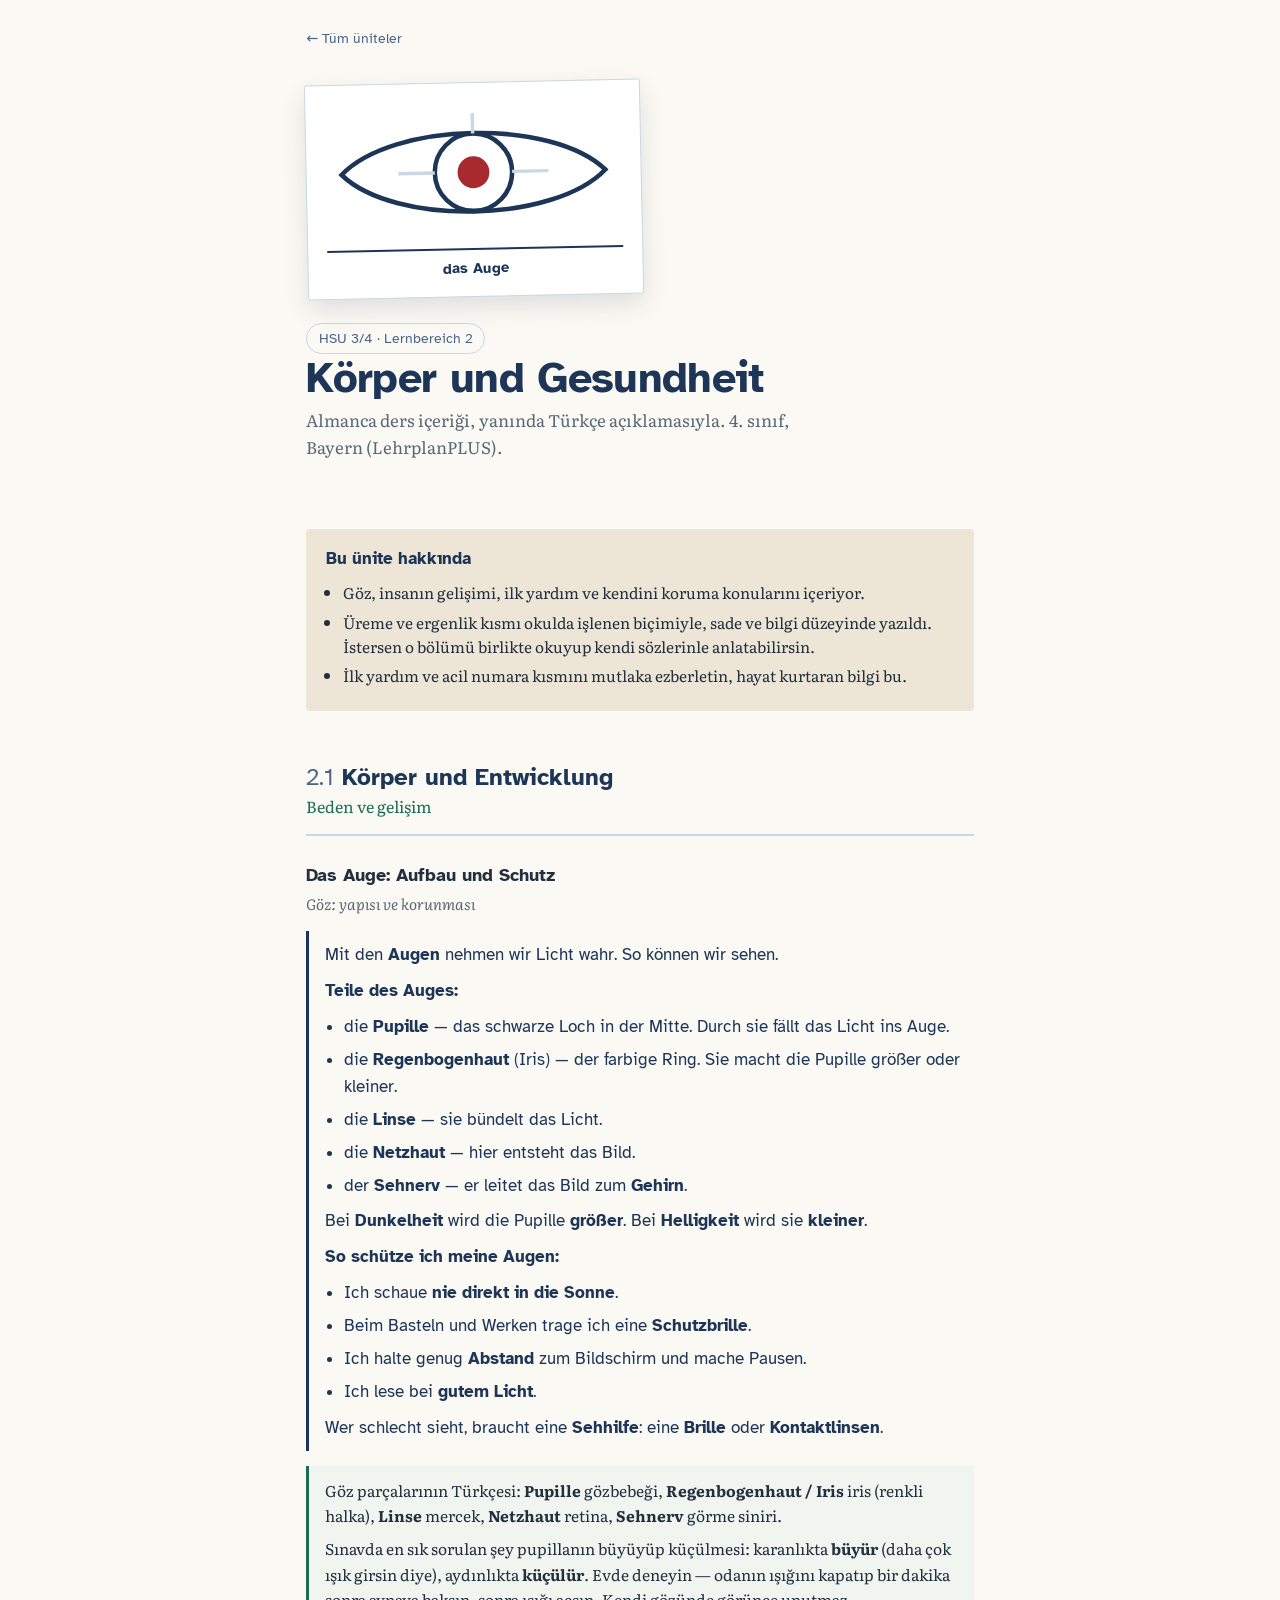
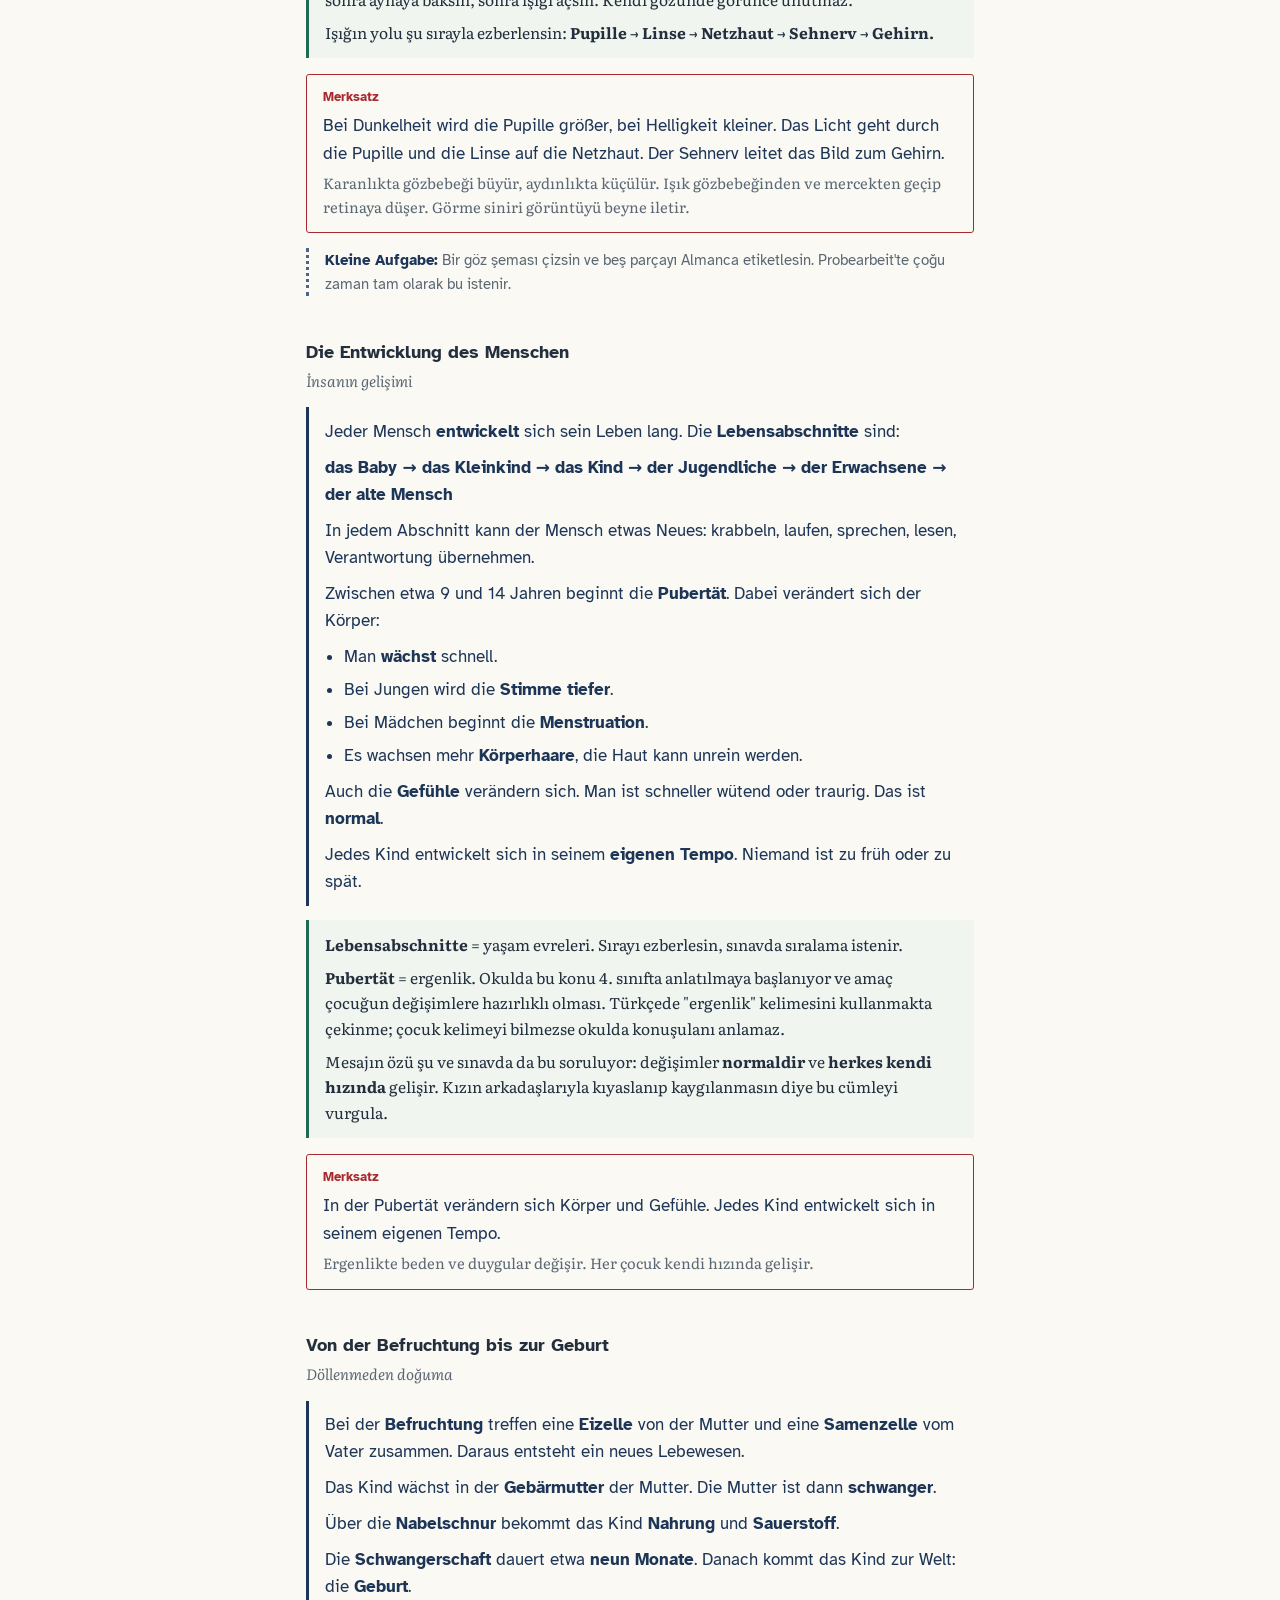
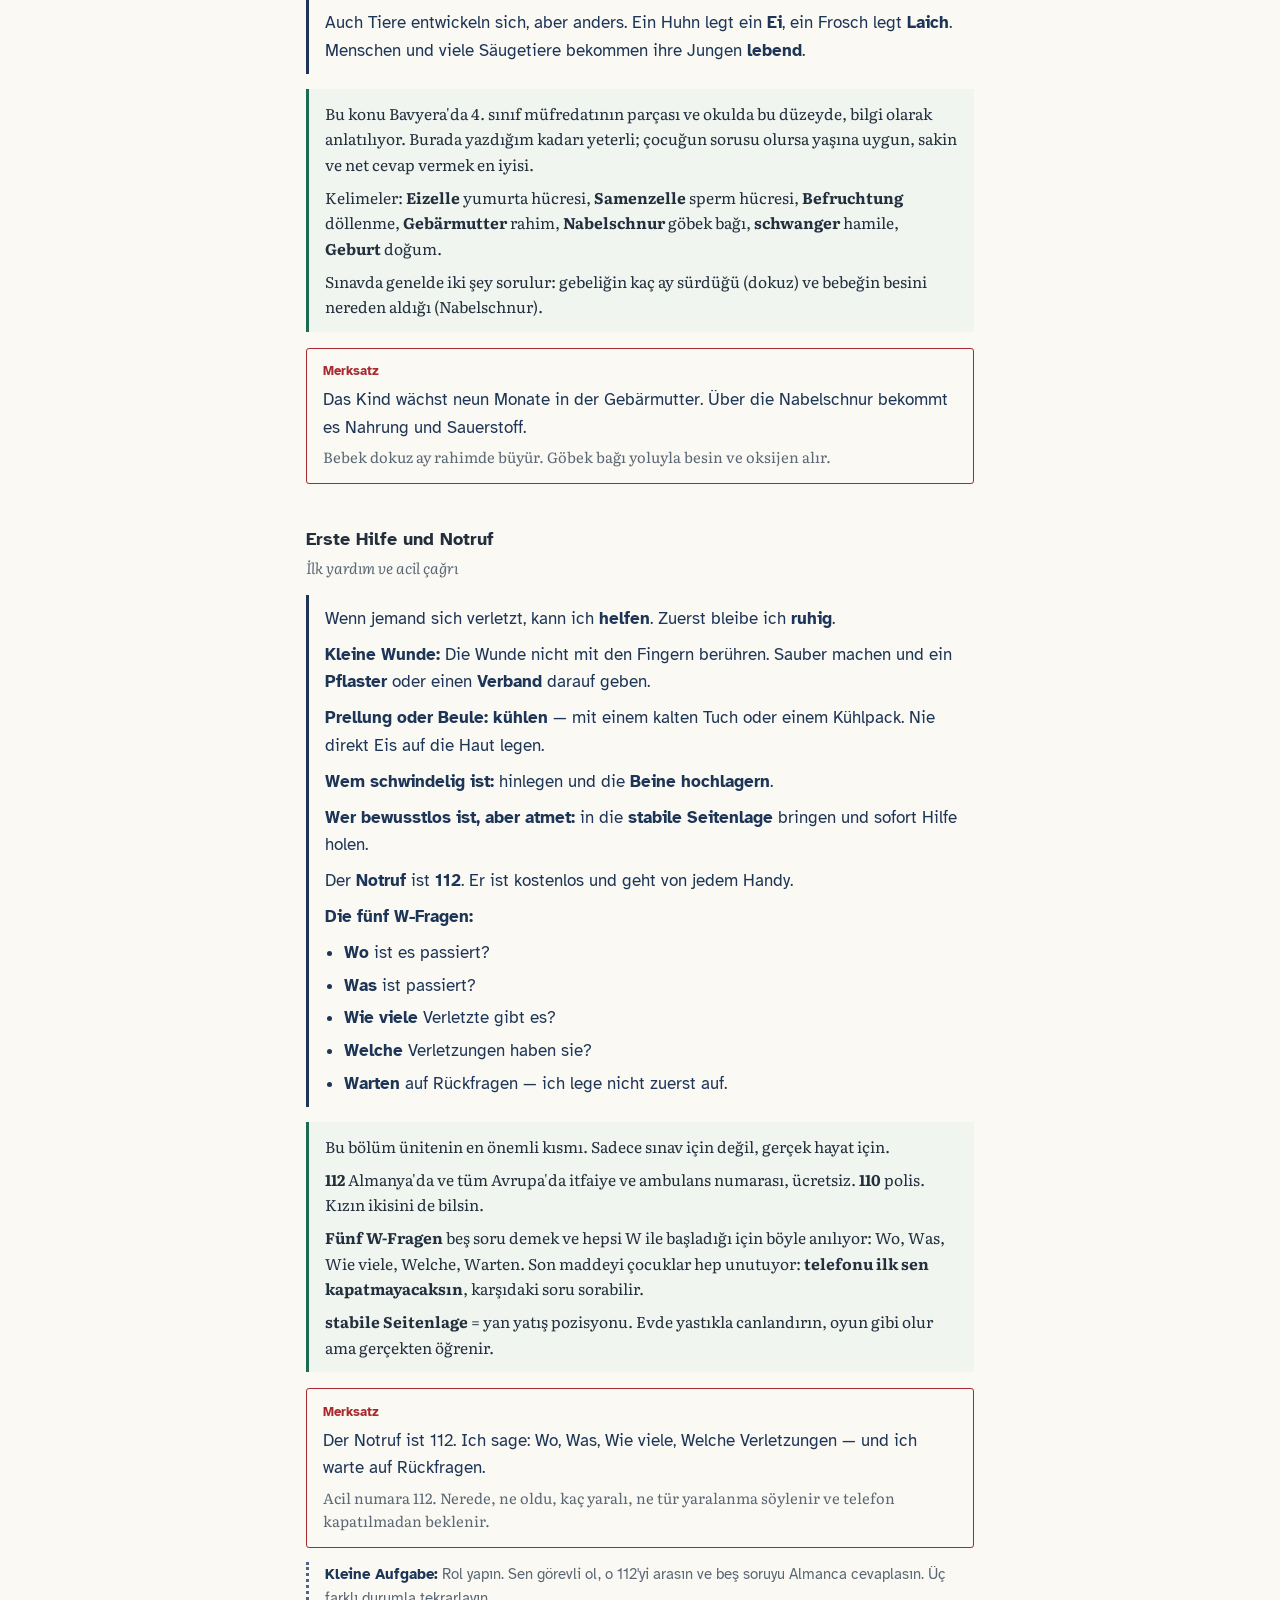
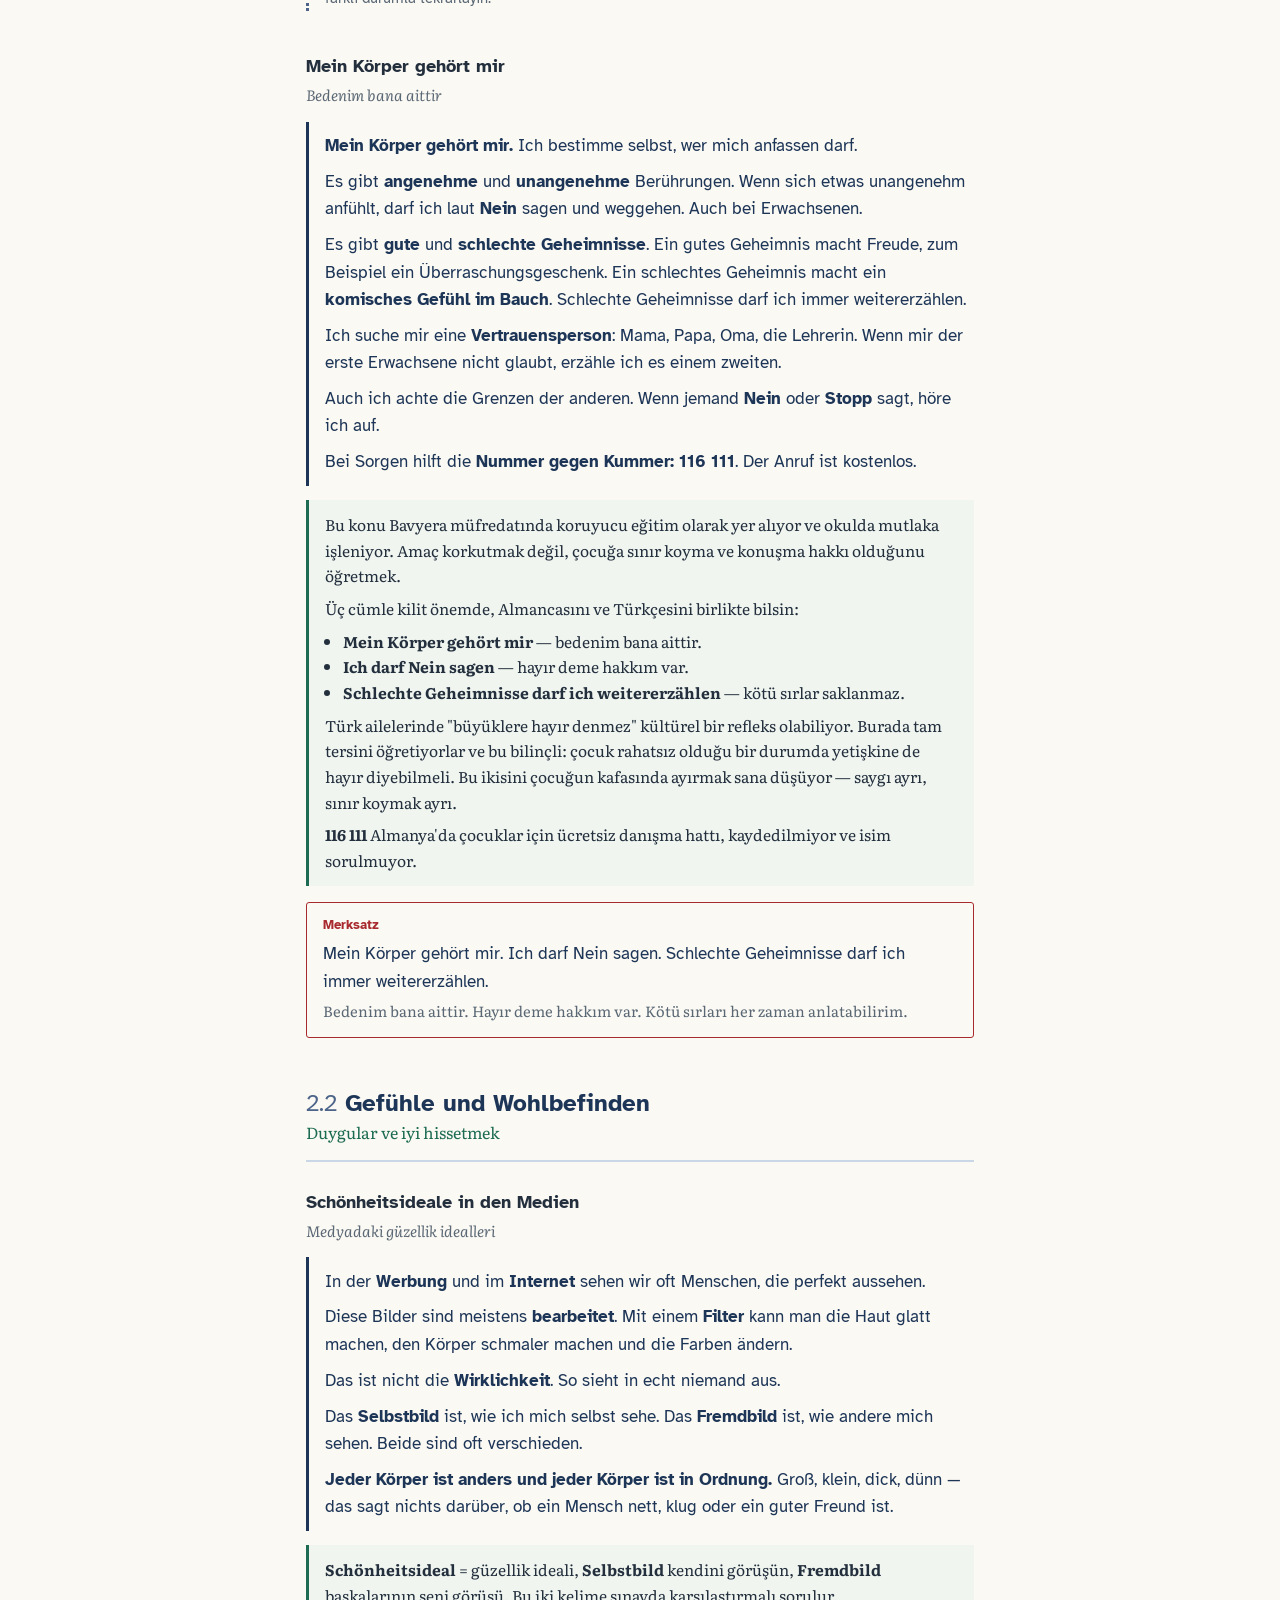
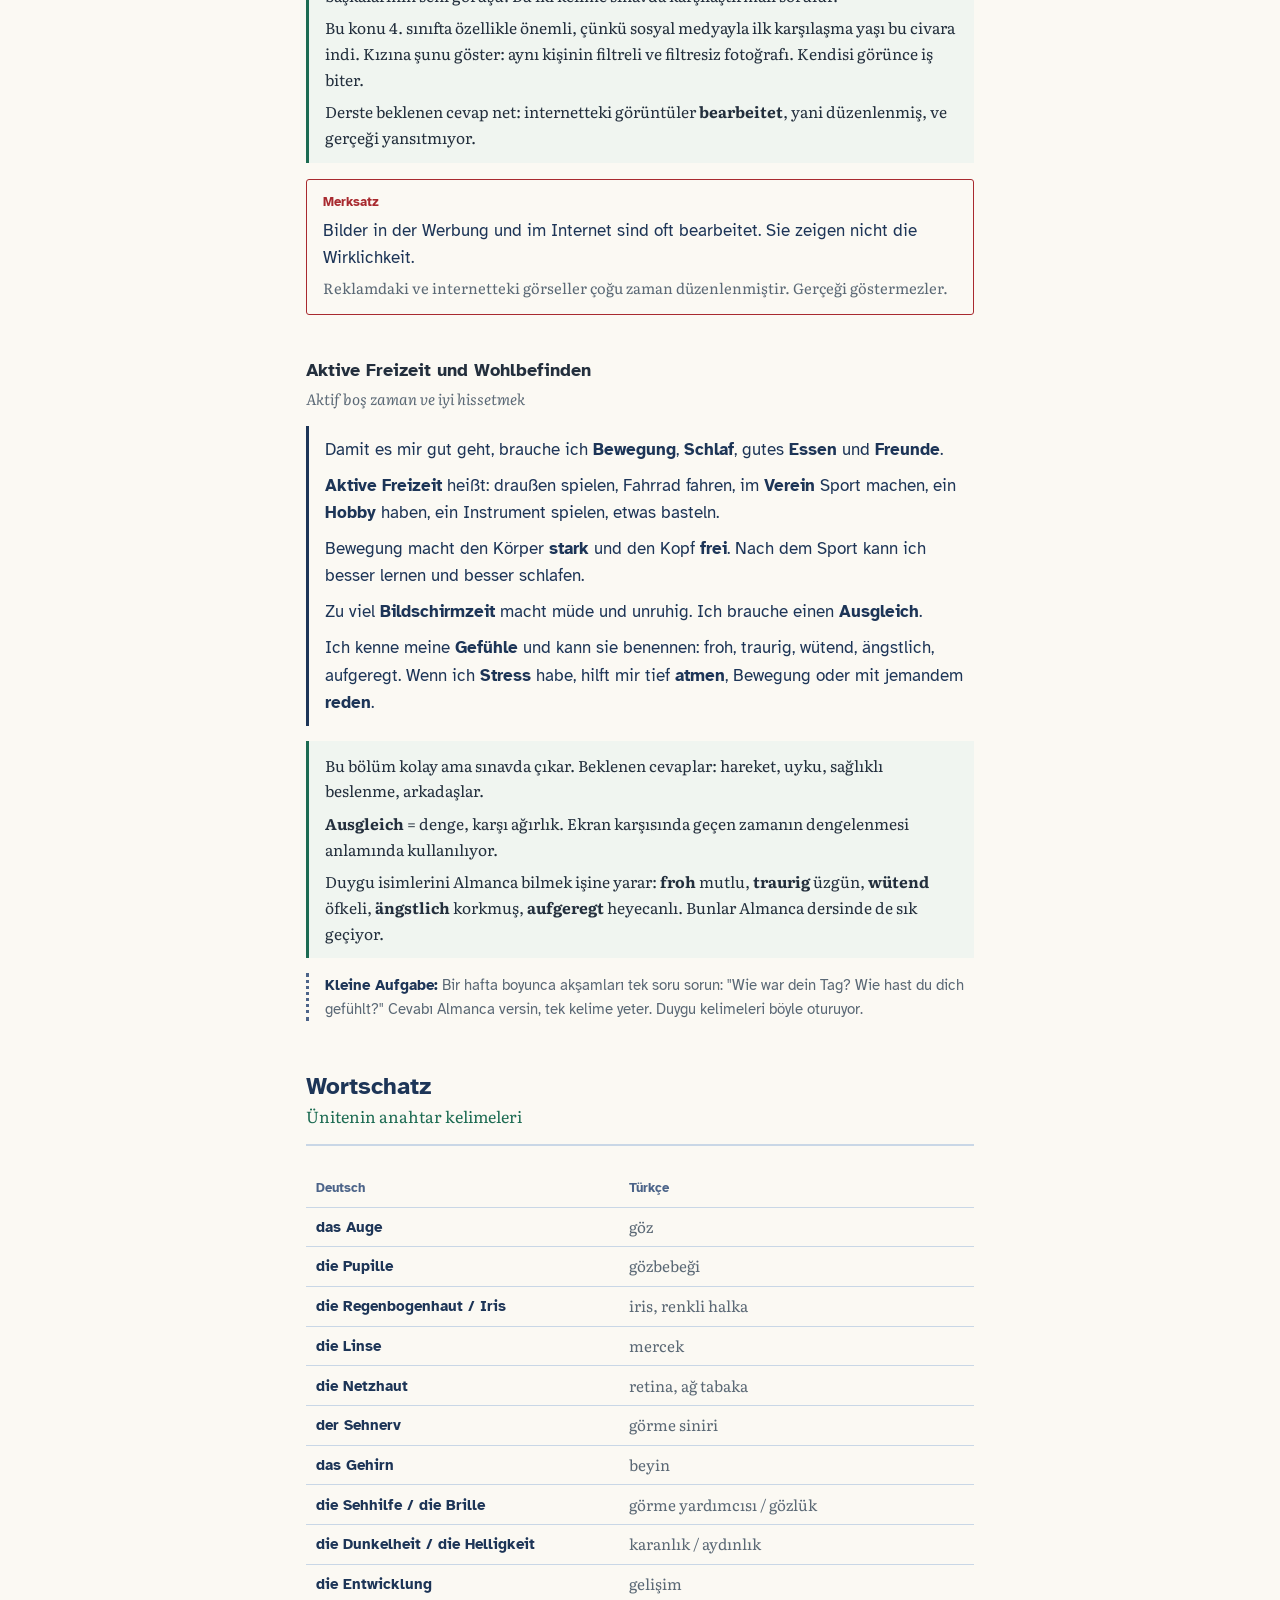
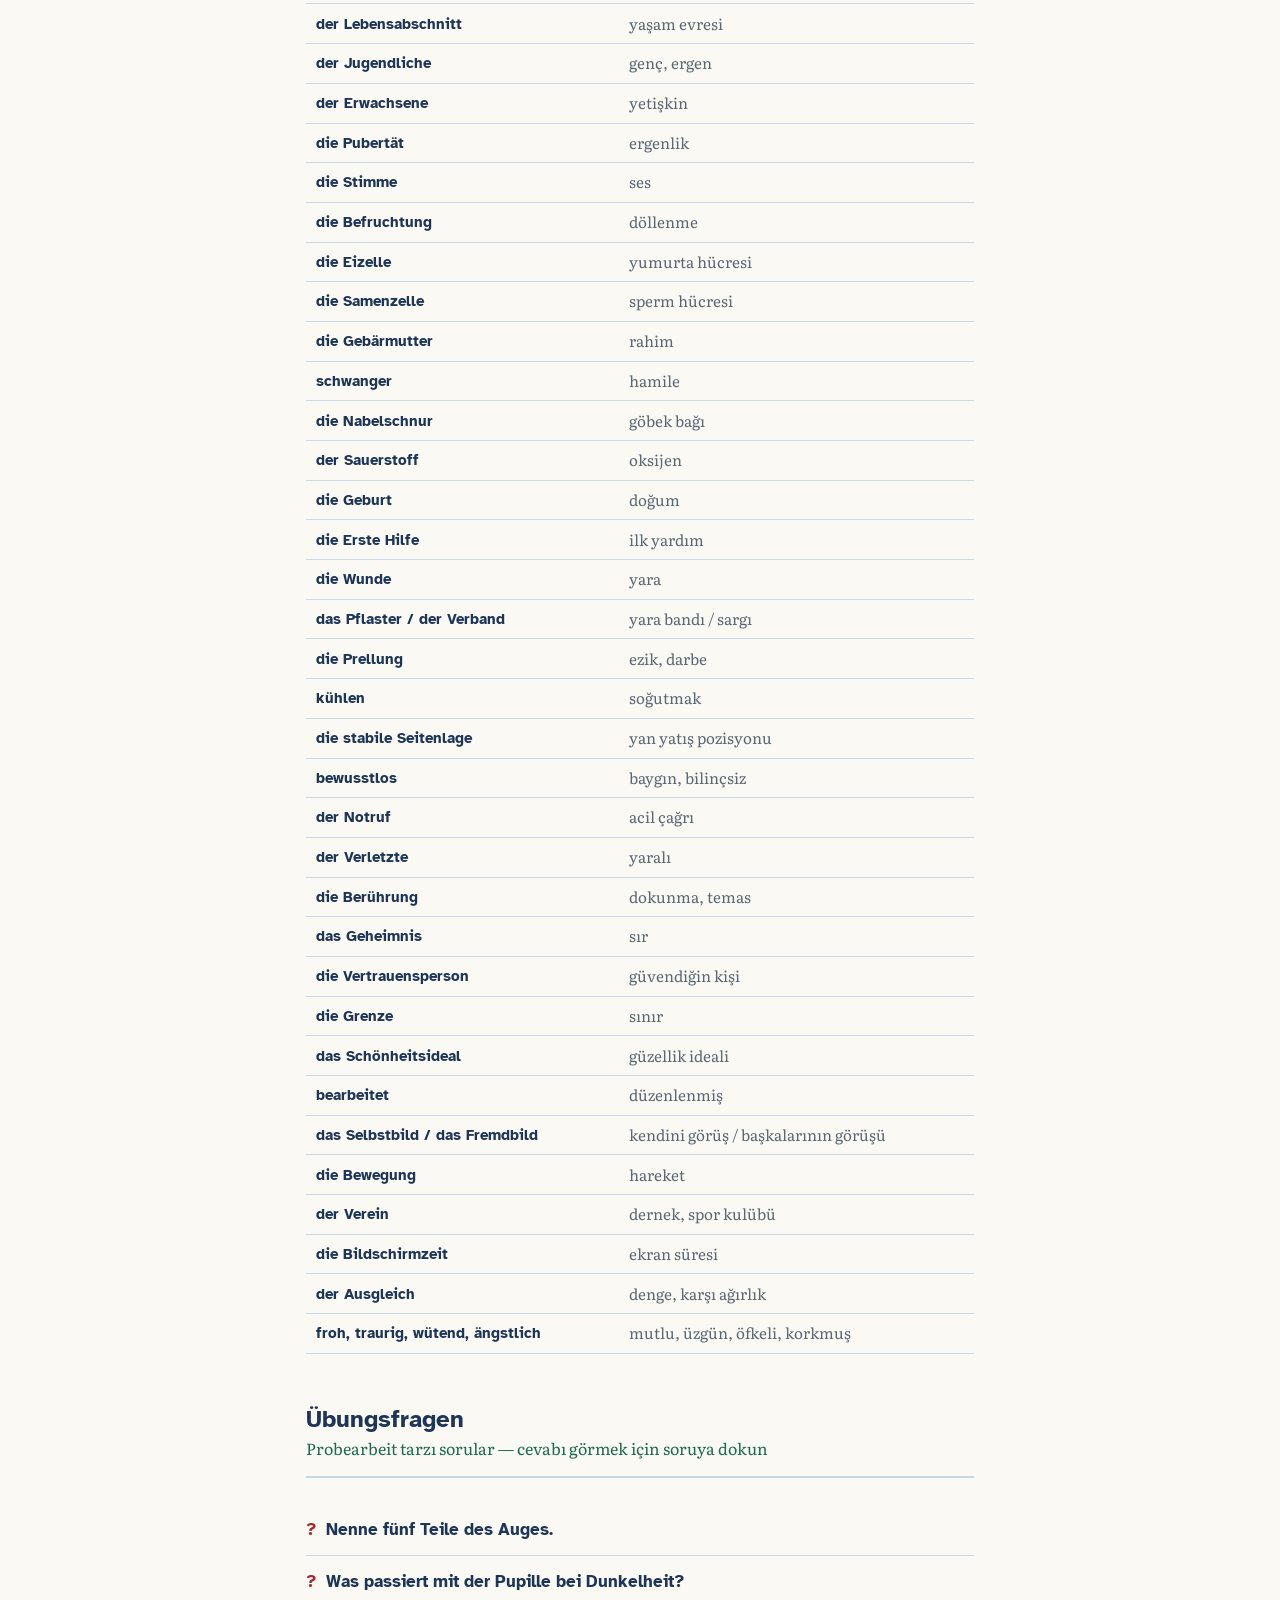
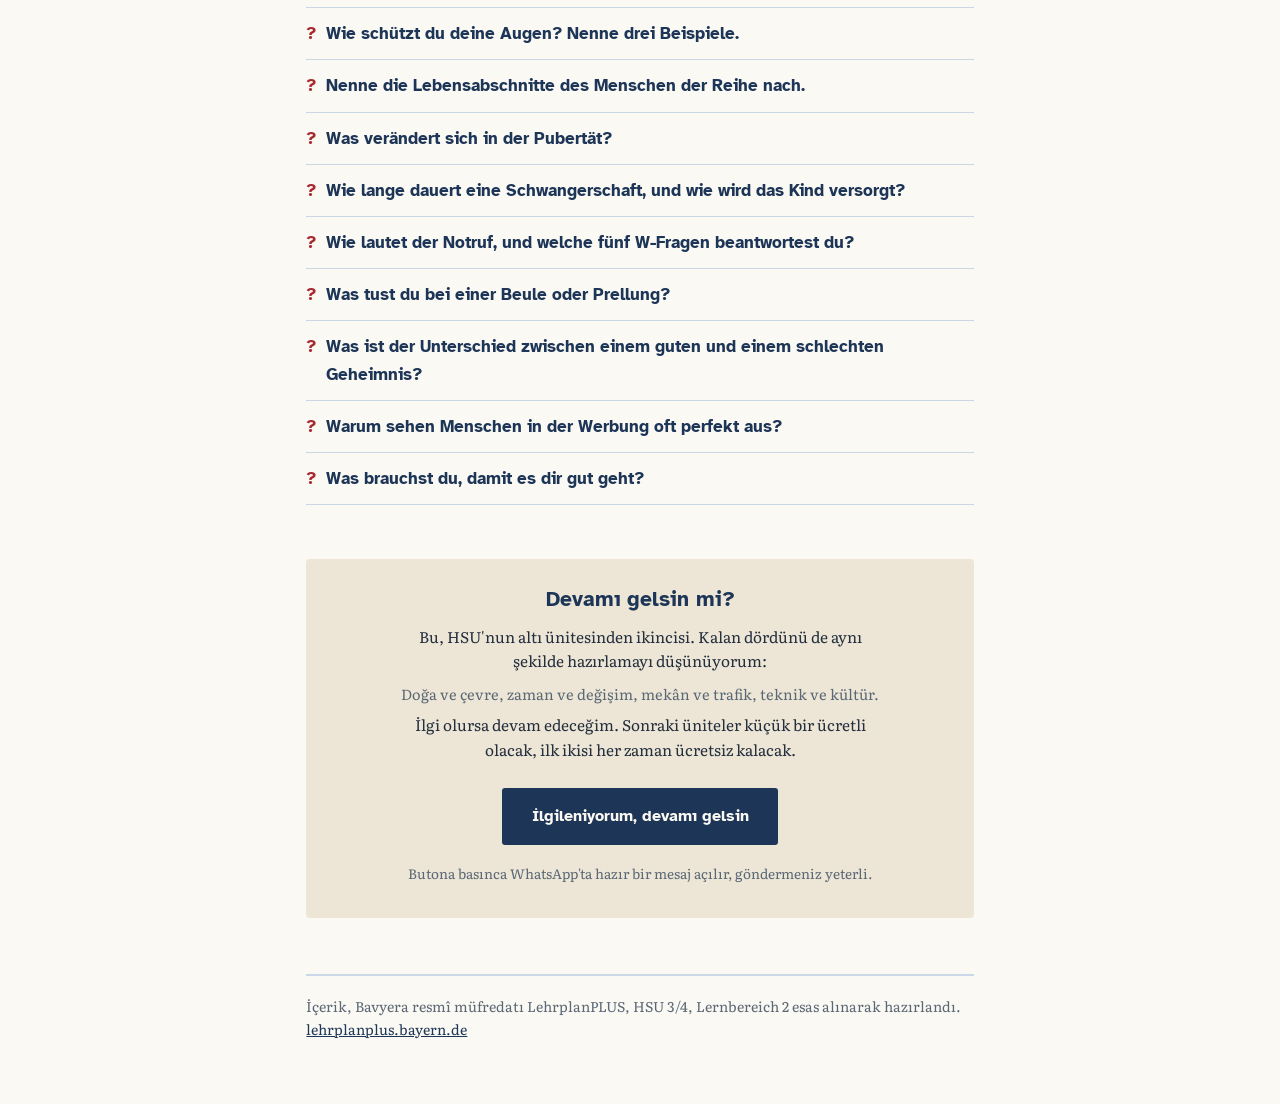
<file: koerper.html>
<!DOCTYPE html>
<html lang="de">
<head>
<meta charset="utf-8">
<meta name="viewport" content="width=device-width, initial-scale=1, viewport-fit=cover">
<title>2. Körper und Gesundheit — HSU 4</title>
<link rel="manifest" href="./manifest.webmanifest">
<link rel="stylesheet" href="./style.css">
<meta name="description" content="Bayern 4. sinif HSU dersi, Almanca icerik ve yaninda Turkce aciklamalariyla. Ucretsiz.">
<meta property="og:title" content="HSU 4: Körper und Gesundheit (Almanca/Türkçe)">
<meta property="og:description" content="Bayern 4. sinif HSU dersi, Almanca icerik ve yaninda Turkce aciklamalariyla. Ucretsiz.">
<meta property="og:image" content="./icon-512.png">
<meta property="og:type" content="website">
<meta name="theme-color" content="#FBF9F3" media="(prefers-color-scheme: light)">
<meta name="theme-color" content="#101720" media="(prefers-color-scheme: dark)">
<meta name="mobile-web-app-capable" content="yes">
<meta name="apple-mobile-web-app-capable" content="yes">
<meta name="apple-mobile-web-app-title" content="HSU 4">
<link rel="apple-touch-icon" href="./icon-192.png">
<link rel="icon" href="./icon-192.png">
<link rel="preconnect" href="https://fonts.googleapis.com">
<link rel="preconnect" href="https://fonts.gstatic.com" crossorigin>
<link href="https://fonts.googleapis.com/css2?family=Atkinson+Hyperlegible:ital,wght@0,400;0,700;1,400&family=Literata:ital,opsz,wght@0,7..72,400;0,7..72,600;1,7..72,400&display=swap" rel="stylesheet">
</head>
<body>
<div class="wrap">

  <p class="backlink"><a href="./index.html">&larr; Tüm üniteler</a></p>

  <header class="hero">
    <div class="slip slip-eye" aria-hidden="true">
      <svg viewBox="0 0 260 120" xmlns="http://www.w3.org/2000/svg">
        <path d="M14 60 C60 14, 200 14, 246 60 C200 106, 60 106, 14 60 Z"
              fill="none" stroke="#1D3557" stroke-width="4"/>
        <circle cx="130" cy="60" r="34" fill="none" stroke="#1D3557" stroke-width="4"/>
        <circle cx="130" cy="60" r="14" fill="#A82A2F"/>
        <line x1="130" y1="26" x2="130" y2="8" stroke="#C9D7E6" stroke-width="3"/>
        <line x1="164" y1="60" x2="196" y2="60" stroke="#C9D7E6" stroke-width="3"/>
        <line x1="96" y1="60" x2="64" y2="60" stroke="#C9D7E6" stroke-width="3"/>
      </svg>
      <div class="slip-cap">das Auge</div>
    </div>

    <span class="tagline">HSU 3/4 · Lernbereich 2</span>
    <h1>Körper und Gesundheit</h1>
    <p class="sub">Almanca ders içeriği, yanında Türkçe açıklamasıyla. 4. sınıf, Bayern (LehrplanPLUS).</p>
  </header>

  <div class="howto">
    <h2>Bu ünite hakkında</h2>
    <ul>
      <li>Göz, insanın gelişimi, ilk yardım ve kendini koruma konularını içeriyor.</li>
      <li>Üreme ve ergenlik kısmı okulda işlenen biçimiyle, sade ve bilgi düzeyinde yazıldı. İstersen o bölümü birlikte okuyup kendi sözlerinle anlatabilirsin.</li>
      <li>İlk yardım ve acil numara kısmını mutlaka ezberletin, hayat kurtaran bilgi bu.</li>
    </ul>
  </div>

  <!-- ============ 2.1 ============ -->
  <section class="chapter">
    <h2><span class="num">2.1</span> Körper und Entwicklung</h2>
    <p class="tr-title">Beden ve gelişim</p>

    <!-- A -->
    <div class="topic">
      <h3>Das Auge: Aufbau und Schutz</h3>
      <p class="tr-sub">Göz: yapısı ve korunması</p>

      <div class="de">
        <p>Mit den <b>Augen</b> nehmen wir Licht wahr. So können wir sehen.</p>
        <p><b>Teile des Auges:</b></p>
        <ul>
          <li>die <b>Pupille</b> — das schwarze Loch in der Mitte. Durch sie fällt das Licht ins Auge.</li>
          <li>die <b>Regenbogenhaut</b> (Iris) — der farbige Ring. Sie macht die Pupille größer oder kleiner.</li>
          <li>die <b>Linse</b> — sie bündelt das Licht.</li>
          <li>die <b>Netzhaut</b> — hier entsteht das Bild.</li>
          <li>der <b>Sehnerv</b> — er leitet das Bild zum <b>Gehirn</b>.</li>
        </ul>
        <p>Bei <b>Dunkelheit</b> wird die Pupille <b>größer</b>. Bei <b>Helligkeit</b> wird sie <b>kleiner</b>.</p>
        <p><b>So schütze ich meine Augen:</b></p>
        <ul>
          <li>Ich schaue <b>nie direkt in die Sonne</b>.</li>
          <li>Beim Basteln und Werken trage ich eine <b>Schutzbrille</b>.</li>
          <li>Ich halte genug <b>Abstand</b> zum Bildschirm und mache Pausen.</li>
          <li>Ich lese bei <b>gutem Licht</b>.</li>
        </ul>
        <p>Wer schlecht sieht, braucht eine <b>Sehhilfe</b>: eine <b>Brille</b> oder <b>Kontaktlinsen</b>.</p>
      </div>

      <div class="tr">
        <p>Göz parçalarının Türkçesi: <b>Pupille</b> gözbebeği, <b>Regenbogenhaut / Iris</b> iris (renkli halka), <b>Linse</b> mercek, <b>Netzhaut</b> retina, <b>Sehnerv</b> görme siniri.</p>
        <p>Sınavda en sık sorulan şey pupillanın büyüyüp küçülmesi: karanlıkta <b>büyür</b> (daha çok ışık girsin diye), aydınlıkta <b>küçülür</b>. Evde deneyin — odanın ışığını kapatıp bir dakika sonra aynaya baksın, sonra ışığı açsın. Kendi gözünde görünce unutmaz.</p>
        <p>Işığın yolu şu sırayla ezberlensin: <b>Pupille → Linse → Netzhaut → Sehnerv → Gehirn.</b></p>
      </div>

      <div class="merke">
        <div class="label">Merksatz</div>
        <p class="satz">Bei Dunkelheit wird die Pupille größer, bei Helligkeit kleiner. Das Licht geht durch die Pupille und die Linse auf die Netzhaut. Der Sehnerv leitet das Bild zum Gehirn.</p>
        <p class="cev">Karanlıkta gözbebeği büyür, aydınlıkta küçülür. Işık gözbebeğinden ve mercekten geçip retinaya düşer. Görme siniri görüntüyü beyne iletir.</p>
      </div>

      <div class="task">
        <span class="label">Kleine Aufgabe:</span> Bir göz şeması çizsin ve beş parçayı Almanca etiketlesin. Probearbeit'te çoğu zaman tam olarak bu istenir.
      </div>
    </div>

    <!-- B -->
    <div class="topic">
      <h3>Die Entwicklung des Menschen</h3>
      <p class="tr-sub">İnsanın gelişimi</p>

      <div class="de">
        <p>Jeder Mensch <b>entwickelt</b> sich sein Leben lang. Die <b>Lebensabschnitte</b> sind:</p>
        <p><b>das Baby → das Kleinkind → das Kind → der Jugendliche → der Erwachsene → der alte Mensch</b></p>
        <p>In jedem Abschnitt kann der Mensch etwas Neues: krabbeln, laufen, sprechen, lesen, Verantwortung übernehmen.</p>
        <p>Zwischen etwa 9 und 14 Jahren beginnt die <b>Pubertät</b>. Dabei verändert sich der Körper:</p>
        <ul>
          <li>Man <b>wächst</b> schnell.</li>
          <li>Bei Jungen wird die <b>Stimme tiefer</b>.</li>
          <li>Bei Mädchen beginnt die <b>Menstruation</b>.</li>
          <li>Es wachsen mehr <b>Körperhaare</b>, die Haut kann unrein werden.</li>
        </ul>
        <p>Auch die <b>Gefühle</b> verändern sich. Man ist schneller wütend oder traurig. Das ist <b>normal</b>.</p>
        <p>Jedes Kind entwickelt sich in seinem <b>eigenen Tempo</b>. Niemand ist zu früh oder zu spät.</p>
      </div>

      <div class="tr">
        <p><b>Lebensabschnitte</b> = yaşam evreleri. Sırayı ezberlesin, sınavda sıralama istenir.</p>
        <p><b>Pubertät</b> = ergenlik. Okulda bu konu 4. sınıfta anlatılmaya başlanıyor ve amaç çocuğun değişimlere hazırlıklı olması. Türkçede "ergenlik" kelimesini kullanmakta çekinme; çocuk kelimeyi bilmezse okulda konuşulanı anlamaz.</p>
        <p>Mesajın özü şu ve sınavda da bu soruluyor: değişimler <b>normaldir</b> ve <b>herkes kendi hızında</b> gelişir. Kızın arkadaşlarıyla kıyaslanıp kaygılanmasın diye bu cümleyi vurgula.</p>
      </div>

      <div class="merke">
        <div class="label">Merksatz</div>
        <p class="satz">In der Pubertät verändern sich Körper und Gefühle. Jedes Kind entwickelt sich in seinem eigenen Tempo.</p>
        <p class="cev">Ergenlikte beden ve duygular değişir. Her çocuk kendi hızında gelişir.</p>
      </div>
    </div>

    <!-- C -->
    <div class="topic">
      <h3>Von der Befruchtung bis zur Geburt</h3>
      <p class="tr-sub">Döllenmeden doğuma</p>

      <div class="de">
        <p>Bei der <b>Befruchtung</b> treffen eine <b>Eizelle</b> von der Mutter und eine <b>Samenzelle</b> vom Vater zusammen. Daraus entsteht ein neues Lebewesen.</p>
        <p>Das Kind wächst in der <b>Gebärmutter</b> der Mutter. Die Mutter ist dann <b>schwanger</b>.</p>
        <p>Über die <b>Nabelschnur</b> bekommt das Kind <b>Nahrung</b> und <b>Sauerstoff</b>.</p>
        <p>Die <b>Schwangerschaft</b> dauert etwa <b>neun Monate</b>. Danach kommt das Kind zur Welt: die <b>Geburt</b>.</p>
        <p>Auch Tiere entwickeln sich, aber anders. Ein Huhn legt ein <b>Ei</b>, ein Frosch legt <b>Laich</b>. Menschen und viele Säugetiere bekommen ihre Jungen <b>lebend</b>.</p>
      </div>

      <div class="tr">
        <p>Bu konu Bavyera'da 4. sınıf müfredatının parçası ve okulda bu düzeyde, bilgi olarak anlatılıyor. Burada yazdığım kadarı yeterli; çocuğun sorusu olursa yaşına uygun, sakin ve net cevap vermek en iyisi.</p>
        <p>Kelimeler: <b>Eizelle</b> yumurta hücresi, <b>Samenzelle</b> sperm hücresi, <b>Befruchtung</b> döllenme, <b>Gebärmutter</b> rahim, <b>Nabelschnur</b> göbek bağı, <b>schwanger</b> hamile, <b>Geburt</b> doğum.</p>
        <p>Sınavda genelde iki şey sorulur: gebeliğin kaç ay sürdüğü (dokuz) ve bebeğin besini nereden aldığı (Nabelschnur).</p>
      </div>

      <div class="merke">
        <div class="label">Merksatz</div>
        <p class="satz">Das Kind wächst neun Monate in der Gebärmutter. Über die Nabelschnur bekommt es Nahrung und Sauerstoff.</p>
        <p class="cev">Bebek dokuz ay rahimde büyür. Göbek bağı yoluyla besin ve oksijen alır.</p>
      </div>
    </div>

    <!-- D -->
    <div class="topic">
      <h3>Erste Hilfe und Notruf</h3>
      <p class="tr-sub">İlk yardım ve acil çağrı</p>

      <div class="de">
        <p>Wenn jemand sich verletzt, kann ich <b>helfen</b>. Zuerst bleibe ich <b>ruhig</b>.</p>
        <p><b>Kleine Wunde:</b> Die Wunde nicht mit den Fingern berühren. Sauber machen und ein <b>Pflaster</b> oder einen <b>Verband</b> darauf geben.</p>
        <p><b>Prellung oder Beule:</b> <b>kühlen</b> — mit einem kalten Tuch oder einem Kühlpack. Nie direkt Eis auf die Haut legen.</p>
        <p><b>Wem schwindelig ist:</b> hinlegen und die <b>Beine hochlagern</b>.</p>
        <p><b>Wer bewusstlos ist, aber atmet:</b> in die <b>stabile Seitenlage</b> bringen und sofort Hilfe holen.</p>
        <p>Der <b>Notruf</b> ist <b>112</b>. Er ist kostenlos und geht von jedem Handy.</p>
        <p><b>Die fünf W-Fragen:</b></p>
        <ul>
          <li><b>Wo</b> ist es passiert?</li>
          <li><b>Was</b> ist passiert?</li>
          <li><b>Wie viele</b> Verletzte gibt es?</li>
          <li><b>Welche</b> Verletzungen haben sie?</li>
          <li><b>Warten</b> auf Rückfragen — ich lege nicht zuerst auf.</li>
        </ul>
      </div>

      <div class="tr">
        <p>Bu bölüm ünitenin en önemli kısmı. Sadece sınav için değil, gerçek hayat için.</p>
        <p><b>112</b> Almanya'da ve tüm Avrupa'da itfaiye ve ambulans numarası, ücretsiz. <b>110</b> polis. Kızın ikisini de bilsin.</p>
        <p><b>Fünf W-Fragen</b> beş soru demek ve hepsi W ile başladığı için böyle anılıyor: Wo, Was, Wie viele, Welche, Warten. Son maddeyi çocuklar hep unutuyor: <b>telefonu ilk sen kapatmayacaksın</b>, karşıdaki soru sorabilir.</p>
        <p><b>stabile Seitenlage</b> = yan yatış pozisyonu. Evde yastıkla canlandırın, oyun gibi olur ama gerçekten öğrenir.</p>
      </div>

      <div class="merke">
        <div class="label">Merksatz</div>
        <p class="satz">Der Notruf ist 112. Ich sage: Wo, Was, Wie viele, Welche Verletzungen — und ich warte auf Rückfragen.</p>
        <p class="cev">Acil numara 112. Nerede, ne oldu, kaç yaralı, ne tür yaralanma söylenir ve telefon kapatılmadan beklenir.</p>
      </div>

      <div class="task">
        <span class="label">Kleine Aufgabe:</span> Rol yapın. Sen görevli ol, o 112'yi arasın ve beş soruyu Almanca cevaplasın. Üç farklı durumla tekrarlayın.
      </div>
    </div>

    <!-- E -->
    <div class="topic">
      <h3>Mein Körper gehört mir</h3>
      <p class="tr-sub">Bedenim bana aittir</p>

      <div class="de">
        <p><b>Mein Körper gehört mir.</b> Ich bestimme selbst, wer mich anfassen darf.</p>
        <p>Es gibt <b>angenehme</b> und <b>unangenehme</b> Berührungen. Wenn sich etwas unangenehm anfühlt, darf ich laut <b>Nein</b> sagen und weggehen. Auch bei Erwachsenen.</p>
        <p>Es gibt <b>gute</b> und <b>schlechte Geheimnisse</b>. Ein gutes Geheimnis macht Freude, zum Beispiel ein Überraschungsgeschenk. Ein schlechtes Geheimnis macht ein <b>komisches Gefühl im Bauch</b>. Schlechte Geheimnisse darf ich immer weitererzählen.</p>
        <p>Ich suche mir eine <b>Vertrauensperson</b>: Mama, Papa, Oma, die Lehrerin. Wenn mir der erste Erwachsene nicht glaubt, erzähle ich es einem zweiten.</p>
        <p>Auch ich achte die Grenzen der anderen. Wenn jemand <b>Nein</b> oder <b>Stopp</b> sagt, höre ich auf.</p>
        <p>Bei Sorgen hilft die <b>Nummer gegen Kummer: 116 111</b>. Der Anruf ist kostenlos.</p>
      </div>

      <div class="tr">
        <p>Bu konu Bavyera müfredatında koruyucu eğitim olarak yer alıyor ve okulda mutlaka işleniyor. Amaç korkutmak değil, çocuğa sınır koyma ve konuşma hakkı olduğunu öğretmek.</p>
        <p>Üç cümle kilit önemde, Almancasını ve Türkçesini birlikte bilsin:</p>
        <ul>
          <li><b>Mein Körper gehört mir</b> — bedenim bana aittir.</li>
          <li><b>Ich darf Nein sagen</b> — hayır deme hakkım var.</li>
          <li><b>Schlechte Geheimnisse darf ich weitererzählen</b> — kötü sırlar saklanmaz.</li>
        </ul>
        <p>Türk ailelerinde "büyüklere hayır denmez" kültürel bir refleks olabiliyor. Burada tam tersini öğretiyorlar ve bu bilinçli: çocuk rahatsız olduğu bir durumda yetişkine de hayır diyebilmeli. Bu ikisini çocuğun kafasında ayırmak sana düşüyor — saygı ayrı, sınır koymak ayrı.</p>
        <p><b>116 111</b> Almanya'da çocuklar için ücretsiz danışma hattı, kaydedilmiyor ve isim sorulmuyor.</p>
      </div>

      <div class="merke">
        <div class="label">Merksatz</div>
        <p class="satz">Mein Körper gehört mir. Ich darf Nein sagen. Schlechte Geheimnisse darf ich immer weitererzählen.</p>
        <p class="cev">Bedenim bana aittir. Hayır deme hakkım var. Kötü sırları her zaman anlatabilirim.</p>
      </div>
    </div>
  </section>

  <!-- ============ 2.2 ============ -->
  <section class="chapter">
    <h2><span class="num">2.2</span> Gefühle und Wohlbefinden</h2>
    <p class="tr-title">Duygular ve iyi hissetmek</p>

    <!-- A -->
    <div class="topic">
      <h3>Schönheitsideale in den Medien</h3>
      <p class="tr-sub">Medyadaki güzellik idealleri</p>

      <div class="de">
        <p>In der <b>Werbung</b> und im <b>Internet</b> sehen wir oft Menschen, die perfekt aussehen.</p>
        <p>Diese Bilder sind meistens <b>bearbeitet</b>. Mit einem <b>Filter</b> kann man die Haut glatt machen, den Körper schmaler machen und die Farben ändern.</p>
        <p>Das ist nicht die <b>Wirklichkeit</b>. So sieht in echt niemand aus.</p>
        <p>Das <b>Selbstbild</b> ist, wie ich mich selbst sehe. Das <b>Fremdbild</b> ist, wie andere mich sehen. Beide sind oft verschieden.</p>
        <p><b>Jeder Körper ist anders und jeder Körper ist in Ordnung.</b> Groß, klein, dick, dünn — das sagt nichts darüber, ob ein Mensch nett, klug oder ein guter Freund ist.</p>
      </div>

      <div class="tr">
        <p><b>Schönheitsideal</b> = güzellik ideali, <b>Selbstbild</b> kendini görüşün, <b>Fremdbild</b> başkalarının seni görüşü. Bu iki kelime sınavda karşılaştırmalı sorulur.</p>
        <p>Bu konu 4. sınıfta özellikle önemli, çünkü sosyal medyayla ilk karşılaşma yaşı bu civara indi. Kızına şunu göster: aynı kişinin filtreli ve filtresiz fotoğrafı. Kendisi görünce iş biter.</p>
        <p>Derste beklenen cevap net: internetteki görüntüler <b>bearbeitet</b>, yani düzenlenmiş, ve gerçeği yansıtmıyor.</p>
      </div>

      <div class="merke">
        <div class="label">Merksatz</div>
        <p class="satz">Bilder in der Werbung und im Internet sind oft bearbeitet. Sie zeigen nicht die Wirklichkeit.</p>
        <p class="cev">Reklamdaki ve internetteki görseller çoğu zaman düzenlenmiştir. Gerçeği göstermezler.</p>
      </div>
    </div>

    <!-- B -->
    <div class="topic">
      <h3>Aktive Freizeit und Wohlbefinden</h3>
      <p class="tr-sub">Aktif boş zaman ve iyi hissetmek</p>

      <div class="de">
        <p>Damit es mir gut geht, brauche ich <b>Bewegung</b>, <b>Schlaf</b>, gutes <b>Essen</b> und <b>Freunde</b>.</p>
        <p><b>Aktive Freizeit</b> heißt: draußen spielen, Fahrrad fahren, im <b>Verein</b> Sport machen, ein <b>Hobby</b> haben, ein Instrument spielen, etwas basteln.</p>
        <p>Bewegung macht den Körper <b>stark</b> und den Kopf <b>frei</b>. Nach dem Sport kann ich besser lernen und besser schlafen.</p>
        <p>Zu viel <b>Bildschirmzeit</b> macht müde und unruhig. Ich brauche einen <b>Ausgleich</b>.</p>
        <p>Ich kenne meine <b>Gefühle</b> und kann sie benennen: froh, traurig, wütend, ängstlich, aufgeregt. Wenn ich <b>Stress</b> habe, hilft mir tief <b>atmen</b>, Bewegung oder mit jemandem <b>reden</b>.</p>
      </div>

      <div class="tr">
        <p>Bu bölüm kolay ama sınavda çıkar. Beklenen cevaplar: hareket, uyku, sağlıklı beslenme, arkadaşlar.</p>
        <p><b>Ausgleich</b> = denge, karşı ağırlık. Ekran karşısında geçen zamanın dengelenmesi anlamında kullanılıyor.</p>
        <p>Duygu isimlerini Almanca bilmek işine yarar: <b>froh</b> mutlu, <b>traurig</b> üzgün, <b>wütend</b> öfkeli, <b>ängstlich</b> korkmuş, <b>aufgeregt</b> heyecanlı. Bunlar Almanca dersinde de sık geçiyor.</p>
      </div>

      <div class="task">
        <span class="label">Kleine Aufgabe:</span> Bir hafta boyunca akşamları tek soru sorun: "Wie war dein Tag? Wie hast du dich gefühlt?" Cevabı Almanca versin, tek kelime yeter. Duygu kelimeleri böyle oturuyor.
      </div>
    </div>
  </section>

  <!-- ============ Wortschatz ============ -->
  <section class="chapter">
    <h2>Wortschatz</h2>
    <p class="tr-title">Ünitenin anahtar kelimeleri</p>

    <div class="tablewrap">
      <table>
        <thead>
          <tr><th>Deutsch</th><th>Türkçe</th></tr>
        </thead>
        <tbody>
          <tr><td>das Auge</td><td>göz</td></tr>
          <tr><td>die Pupille</td><td>gözbebeği</td></tr>
          <tr><td>die Regenbogenhaut / Iris</td><td>iris, renkli halka</td></tr>
          <tr><td>die Linse</td><td>mercek</td></tr>
          <tr><td>die Netzhaut</td><td>retina, ağ tabaka</td></tr>
          <tr><td>der Sehnerv</td><td>görme siniri</td></tr>
          <tr><td>das Gehirn</td><td>beyin</td></tr>
          <tr><td>die Sehhilfe / die Brille</td><td>görme yardımcısı / gözlük</td></tr>
          <tr><td>die Dunkelheit / die Helligkeit</td><td>karanlık / aydınlık</td></tr>
          <tr><td>die Entwicklung</td><td>gelişim</td></tr>
          <tr><td>der Lebensabschnitt</td><td>yaşam evresi</td></tr>
          <tr><td>der Jugendliche</td><td>genç, ergen</td></tr>
          <tr><td>der Erwachsene</td><td>yetişkin</td></tr>
          <tr><td>die Pubertät</td><td>ergenlik</td></tr>
          <tr><td>die Stimme</td><td>ses</td></tr>
          <tr><td>die Befruchtung</td><td>döllenme</td></tr>
          <tr><td>die Eizelle</td><td>yumurta hücresi</td></tr>
          <tr><td>die Samenzelle</td><td>sperm hücresi</td></tr>
          <tr><td>die Gebärmutter</td><td>rahim</td></tr>
          <tr><td>schwanger</td><td>hamile</td></tr>
          <tr><td>die Nabelschnur</td><td>göbek bağı</td></tr>
          <tr><td>der Sauerstoff</td><td>oksijen</td></tr>
          <tr><td>die Geburt</td><td>doğum</td></tr>
          <tr><td>die Erste Hilfe</td><td>ilk yardım</td></tr>
          <tr><td>die Wunde</td><td>yara</td></tr>
          <tr><td>das Pflaster / der Verband</td><td>yara bandı / sargı</td></tr>
          <tr><td>die Prellung</td><td>ezik, darbe</td></tr>
          <tr><td>kühlen</td><td>soğutmak</td></tr>
          <tr><td>die stabile Seitenlage</td><td>yan yatış pozisyonu</td></tr>
          <tr><td>bewusstlos</td><td>baygın, bilinçsiz</td></tr>
          <tr><td>der Notruf</td><td>acil çağrı</td></tr>
          <tr><td>der Verletzte</td><td>yaralı</td></tr>
          <tr><td>die Berührung</td><td>dokunma, temas</td></tr>
          <tr><td>das Geheimnis</td><td>sır</td></tr>
          <tr><td>die Vertrauensperson</td><td>güvendiğin kişi</td></tr>
          <tr><td>die Grenze</td><td>sınır</td></tr>
          <tr><td>das Schönheitsideal</td><td>güzellik ideali</td></tr>
          <tr><td>bearbeitet</td><td>düzenlenmiş</td></tr>
          <tr><td>das Selbstbild / das Fremdbild</td><td>kendini görüş / başkalarının görüşü</td></tr>
          <tr><td>die Bewegung</td><td>hareket</td></tr>
          <tr><td>der Verein</td><td>dernek, spor kulübü</td></tr>
          <tr><td>die Bildschirmzeit</td><td>ekran süresi</td></tr>
          <tr><td>der Ausgleich</td><td>denge, karşı ağırlık</td></tr>
          <tr><td>froh, traurig, wütend, ängstlich</td><td>mutlu, üzgün, öfkeli, korkmuş</td></tr>
        </tbody>
      </table>
    </div>
  </section>

  <!-- ============ Fragen ============ -->
  <section class="chapter">
    <h2>Übungsfragen</h2>
    <p class="tr-title">Probearbeit tarzı sorular — cevabı görmek için soruya dokun</p>

    <details>
      <summary>Nenne fünf Teile des Auges.</summary>
      <div>
        Die Pupille, die Regenbogenhaut (Iris), die Linse, die Netzhaut und der Sehnerv.
        <p class="tr-ans">Gözbebeği, iris, mercek, retina, görme siniri.</p>
      </div>
    </details>

    <details>
      <summary>Was passiert mit der Pupille bei Dunkelheit?</summary>
      <div>
        Sie wird größer, damit mehr Licht ins Auge kommt.
        <p class="tr-ans">Büyür, çünkü daha çok ışık girmesi gerekir.</p>
      </div>
    </details>

    <details>
      <summary>Wie schützt du deine Augen? Nenne drei Beispiele.</summary>
      <div>
        Nie direkt in die Sonne schauen, beim Werken eine Schutzbrille tragen, genug Abstand zum Bildschirm halten und bei gutem Licht lesen.
        <p class="tr-ans">Güneşe bakmamak, koruyucu gözlük, ekrandan mesafe, iyi ışık.</p>
      </div>
    </details>

    <details>
      <summary>Nenne die Lebensabschnitte des Menschen der Reihe nach.</summary>
      <div>
        Baby, Kleinkind, Kind, Jugendlicher, Erwachsener, alter Mensch.
        <p class="tr-ans">Bebek, küçük çocuk, çocuk, ergen, yetişkin, yaşlı.</p>
      </div>
    </details>

    <details>
      <summary>Was verändert sich in der Pubertät?</summary>
      <div>
        Der Körper wächst schnell, bei Jungen wird die Stimme tiefer, bei Mädchen beginnt die Menstruation, es wachsen mehr Körperhaare. Auch die Gefühle verändern sich. Jedes Kind entwickelt sich in seinem eigenen Tempo.
        <p class="tr-ans">Beden ve duygular değişir, herkes kendi hızında gelişir.</p>
      </div>
    </details>

    <details>
      <summary>Wie lange dauert eine Schwangerschaft, und wie wird das Kind versorgt?</summary>
      <div>
        Etwa neun Monate. Über die Nabelschnur bekommt das Kind Nahrung und Sauerstoff.
        <p class="tr-ans">Yaklaşık dokuz ay; besin ve oksijen göbek bağından gelir.</p>
      </div>
    </details>

    <details>
      <summary>Wie lautet der Notruf, und welche fünf W-Fragen beantwortest du?</summary>
      <div>
        Der Notruf ist 112. Wo ist es passiert? Was ist passiert? Wie viele Verletzte? Welche Verletzungen? Und: Warten auf Rückfragen.
        <p class="tr-ans">112. Nerede, ne oldu, kaç yaralı, ne tür yaralanma, sonra beklemek.</p>
      </div>
    </details>

    <details>
      <summary>Was tust du bei einer Beule oder Prellung?</summary>
      <div>
        Kühlen, zum Beispiel mit einem kalten Tuch oder einem Kühlpack. Nie direkt Eis auf die Haut legen.
        <p class="tr-ans">Soğutmak; buzu doğrudan cilde koymamak.</p>
      </div>
    </details>

    <details>
      <summary>Was ist der Unterschied zwischen einem guten und einem schlechten Geheimnis?</summary>
      <div>
        Ein gutes Geheimnis macht Freude, zum Beispiel ein Überraschungsgeschenk. Ein schlechtes Geheimnis macht ein komisches Gefühl im Bauch. Schlechte Geheimnisse darf man immer weitererzählen.
        <p class="tr-ans">İyi sır sevindirir; kötü sır içini rahatsız eder ve anlatılabilir.</p>
      </div>
    </details>

    <details>
      <summary>Warum sehen Menschen in der Werbung oft perfekt aus?</summary>
      <div>
        Weil die Bilder bearbeitet sind. Mit Filtern kann man die Haut, den Körper und die Farben verändern. Das ist nicht die Wirklichkeit.
        <p class="tr-ans">Görseller düzenlenmiş olduğu için; bu gerçek değil.</p>
      </div>
    </details>

    <details>
      <summary>Was brauchst du, damit es dir gut geht?</summary>
      <div>
        Bewegung, genug Schlaf, gutes Essen, Freunde und einen Ausgleich zur Bildschirmzeit.
        <p class="tr-ans">Hareket, uyku, iyi beslenme, arkadaş ve ekrana karşı denge.</p>
      </div>
    </details>
  </section>

  <section class="cta">
    <h2>Devamı gelsin mi?</h2>
    <p>Bu, HSU'nun altı ünitesinden ikincisi. Kalan dördünü de aynı şekilde hazırlamayı düşünüyorum:</p>
    <p class="units">Doğa ve çevre, zaman ve değişim, mekân ve trafik, teknik ve kültür.</p>
    <p>İlgi olursa devam edeceğim. Sonraki üniteler küçük bir ücretli olacak, ilk ikisi her zaman ücretsiz kalacak.</p>
    <a class="cta-btn" href="https://wa.me/491793976608?text=Merhaba%2C%20HSU%20sayfas%C4%B1n%C4%B1%20g%C3%B6rd%C3%BCm.%20Di%C4%9Fer%20%C3%BCniteler%20haz%C4%B1r%20olunca%20haber%20verir%20misiniz%3F%20%C4%B0lgileniyorum." target="_blank" rel="noopener">İlgileniyorum, devamı gelsin</a>
    <p class="fine">Butona basınca WhatsApp'ta hazır bir mesaj açılır, göndermeniz yeterli.</p>
  </section>

  <footer>
    İçerik, Bavyera resmî müfredatı LehrplanPLUS, HSU 3/4, Lernbereich 2 esas alınarak hazırlandı.
    <a href="https://www.lehrplanplus.bayern.de/fachlehrplan/grundschule/4/hsu">lehrplanplus.bayern.de</a>
  </footer>

</div>

<script>
  if ("serviceWorker" in navigator) {
    window.addEventListener("load", function () {
      navigator.serviceWorker.register("./sw.js").catch(function () {});
    });
  }
</script>
</body>
</html>
</file>
<file: style.css>
:root{
    --paper:#FBF9F3;
    --panel:#FFFFFF;
    --ink:#1D3557;
    --ink-soft:#4C6489;
    --rule:#C9D7E6;
    --red:#A82A2F;
    --green:#1C6B52;
    --green-bg:#F0F5F0;
    --sand:#EDE6D6;
    --text:#232F3D;
    --text-soft:#5A6875;

    box-sizing:border-box;
    padding-top:env(safe-area-inset-top, 0px);
    padding-bottom:env(safe-area-inset-bottom, 0px);
  }
  @media (prefers-color-scheme: dark){
    :root:not([data-theme="light"]){
      --paper:#101720;
      --panel:#17202C;
      --ink:#A9C6EA;
      --ink-soft:#8CA5C4;
      --rule:#2B3B50;
      --red:#E8888C;
      --green:#78C2A5;
      --green-bg:#16241F;
      --sand:#1F2935;
      --text:#DCE4ED;
      --text-soft:#9AA8B7;
    }
  }
  :root[data-theme="dark"]{
    --paper:#101720;
    --panel:#17202C;
    --ink:#A9C6EA;
    --ink-soft:#8CA5C4;
    --rule:#2B3B50;
    --red:#E8888C;
    --green:#78C2A5;
    --green-bg:#16241F;
    --sand:#1F2935;
    --text:#DCE4ED;
    --text-soft:#9AA8B7;
  }
  html{ scroll-padding-top:env(safe-area-inset-top, 0px); -webkit-text-size-adjust:100%; }
  *,*::before,*::after{ box-sizing:border-box; }

  body{
    margin:0;
    background:var(--paper);
    color:var(--text);
    font-family:"Atkinson Hyperlegible","Verdana","Segoe UI",system-ui,sans-serif;
    font-size:17px;
    line-height:1.6;
  }
  .wrap{ max-width:44rem; margin:0 auto; padding:1.5rem 1.15rem 4rem; }

  /* ---------- Hero ---------- */
  .hero{ padding:2rem 0 1.25rem; }
  .slip{
    background:var(--panel);
    border:1px solid var(--rule);
    border-radius:2px;
    box-shadow:0 10px 24px rgba(29,53,87,.13);
    transform:rotate(-1.6deg);
    padding:1rem 1.1rem 1.15rem;
    max-width:21rem;
    margin-bottom:1.6rem;
  }
  .slip-head{
    font-weight:700; color:var(--ink); font-size:.95rem;
    border-bottom:2px solid var(--ink); padding-bottom:.35rem; margin-bottom:.6rem;
  }
  .slip-row{
    display:flex; align-items:center; gap:.65rem;
    padding:.3rem 0;
    background-image:linear-gradient(to bottom, transparent calc(100% - 1px), var(--rule) calc(100% - 1px));
    color:var(--ink-soft); font-size:.95rem;
  }
  .box{
    position:relative; flex:0 0 auto;
    width:1.15rem; height:1.15rem;
    border:1.5px solid var(--ink-soft); border-radius:1px;
  }
  .box svg{ position:absolute; inset:-28%; width:156%; height:156%; }

  h1{
    font-size:clamp(1.85rem,6.2vw,2.7rem);
    line-height:1.12; margin:0 0 .3rem; color:var(--ink);
    letter-spacing:-.015em;
  }
  .hero .sub{
    font-family:"Literata",Georgia,serif;
    font-size:1.05rem; color:var(--text-soft); margin:0 0 1.2rem; max-width:32rem;
  }
  .tagline{
    display:inline-block; font-size:.85rem; color:var(--ink-soft);
    border:1px solid var(--rule); border-radius:999px; padding:.22rem .7rem;
  }

  /* ---------- How to use ---------- */
  .howto{
    background:var(--sand); border-radius:4px;
    padding:1.1rem 1.2rem; margin:1.8rem 0 2.6rem;
  }
  .howto h2{ font-size:1.05rem; margin:0 0 .5rem; color:var(--ink); }
  .howto ul{ margin:0; padding-left:1.1rem; font-family:"Literata",Georgia,serif; font-size:.96rem; }
  .howto li{ margin:.3rem 0; }

  /* ---------- Chapters ---------- */
  .chapter{ margin:3.2rem 0 0; }
  .chapter > h2{
    font-size:1.5rem; color:var(--ink); margin:0 0 .15rem; line-height:1.2;
  }
  .chapter > .tr-title{
    font-family:"Literata",Georgia,serif; color:var(--green);
    font-size:1rem; margin:0 0 1.6rem; padding-bottom:.9rem;
    border-bottom:2px solid var(--rule);
  }
  .num{ color:var(--ink-soft); font-weight:400; }

  .topic{ margin:0 0 2.6rem; }
  .topic h3{
    font-size:1.15rem; margin:0 0 .1rem; color:var(--text);
  }
  .topic .tr-sub{
    font-family:"Literata",Georgia,serif; font-style:italic;
    color:var(--text-soft); font-size:.94rem; margin:0 0 .9rem;
  }

  .de{
    border-left:3px solid var(--ink);
    padding:.1rem 0 .1rem 1rem;
    color:var(--ink);
  }
  .de p{ margin:.55rem 0; }
  .de ul{ margin:.55rem 0; padding-left:1.15rem; }
  .de li{ margin:.35rem 0; }
  .de b{ font-weight:700; }

  .tr{
    background:var(--green-bg);
    border-left:3px solid var(--green);
    padding:.75rem 1rem;
    margin:.9rem 0 0;
    font-family:"Literata",Georgia,serif;
    font-size:.97rem;
    line-height:1.65;
  }
  .tr p{ margin:.45rem 0; }
  .tr p:first-child{ margin-top:0; }
  .tr p:last-child{ margin-bottom:0; }
  .tr ul{ margin:.45rem 0; padding-left:1.1rem; }

  .merke{
    margin:1rem 0 0; padding:.8rem 1rem;
    border:1.5px solid var(--red); border-radius:3px;
  }
  .merke .label{ color:var(--red); font-weight:700; font-size:.82rem; }
  .merke .satz{ color:var(--ink); margin:.25rem 0 .35rem; }
  .merke .cev{ font-family:"Literata",Georgia,serif; font-size:.92rem; color:var(--text-soft); margin:0; }

  .task{
    margin:.9rem 0 0; padding-left:1rem;
    border-left:3px dotted var(--ink-soft);
    font-size:.95rem; color:var(--text-soft);
  }
  .task .label{ color:var(--ink); font-weight:700; }

  /* ---------- Vocabulary ---------- */
  .tablewrap{ overflow-x:auto; margin:1.2rem 0 0; }
  table{ border-collapse:collapse; width:100%; min-width:26rem; font-size:.95rem; }
  th,td{ text-align:left; padding:.45rem .6rem; border-bottom:1px solid var(--rule); vertical-align:top; }
  th{ color:var(--ink-soft); font-size:.82rem; font-weight:700; }
  td:first-child{ color:var(--ink); font-weight:700; white-space:nowrap; }
  td:last-child{ font-family:"Literata",Georgia,serif; color:var(--text-soft); }

  /* ---------- Questions ---------- */
  details{
    border-bottom:1px solid var(--rule);
    padding:.75rem 0;
  }
  summary{
    cursor:pointer; color:var(--ink); font-weight:700; list-style:none;
    display:flex; gap:.6rem; align-items:baseline;
  }
  summary::-webkit-details-marker{ display:none; }
  summary::before{
    content:"?"; color:var(--red); font-weight:700; flex:0 0 auto;
  }
  summary:focus-visible{ outline:2px solid var(--red); outline-offset:3px; }
  details > div{
    margin:.55rem 0 0 1.25rem;
    font-family:"Literata",Georgia,serif; font-size:.95rem;
  }
  details .tr-ans{ color:var(--green); margin-top:.3rem; }

  .cta{
    margin:3.4rem 0 0;
    background:var(--sand);
    border-radius:4px;
    padding:1.5rem 1.3rem 1.6rem;
    text-align:center;
  }
  .cta h2{ font-size:1.3rem; margin:0 0 .4rem; color:var(--ink); }
  .cta p{
    font-family:"Literata",Georgia,serif; font-size:.96rem;
    margin:.5rem auto; max-width:30rem; color:var(--text);
  }
  .cta .units{ color:var(--text-soft); font-size:.91rem; }
  .cta-btn{
    display:inline-block; margin:1.1rem 0 .3rem;
    background:var(--ink); color:var(--paper);
    text-decoration:none; font-weight:700; font-size:1.02rem;
    padding:.85rem 1.7rem; border-radius:3px;
    border:2px solid var(--ink);
  }
  .cta-btn:hover{ background:transparent; color:var(--ink); }
  .cta-btn:focus-visible{ outline:2px solid var(--red); outline-offset:3px; }
  .cta .fine{ font-size:.85rem; color:var(--text-soft); margin-top:.8rem; }

  footer{
    margin-top:3.5rem; padding-top:1.2rem; border-top:2px solid var(--rule);
    font-size:.88rem; color:var(--text-soft);
    font-family:"Literata",Georgia,serif;
  }
  a{ color:var(--ink); }

/* ---------- Geri linki ---------- */
.backlink{ margin:.2rem 0 0; font-size:.9rem; }
.backlink a{ color:var(--ink-soft); text-decoration:none; }
.backlink a:hover{ color:var(--ink); text-decoration:underline; }

/* ---------- Goz gorseli (unite 2) ---------- */
.slip-eye{ padding:1.3rem 1.2rem 1rem; transform:rotate(-1.2deg); }
.slip-eye svg{ display:block; width:100%; height:auto; }
.slip-cap{
  margin-top:.5rem; text-align:center; color:var(--ink);
  font-weight:700; font-size:.92rem;
  border-top:2px solid var(--ink); padding-top:.4rem;
}

/* ---------- Unite menusu ---------- */
.units-list{ margin:2.2rem 0 0; }
.unit-card{
  display:block; text-decoration:none; color:inherit;
  border:1px solid var(--rule); border-left:4px solid var(--ink);
  border-radius:3px; background:var(--panel);
  padding:1rem 1.1rem; margin:0 0 .85rem;
}
a.unit-card:hover{ border-left-color:var(--red); }
a.unit-card:focus-visible{ outline:2px solid var(--red); outline-offset:3px; }
.unit-card.soon{ border-left-color:var(--rule); background:transparent; }
.unit-no{ color:var(--ink-soft); font-size:.8rem; font-weight:700; }
.unit-card h3{ margin:.1rem 0 .1rem; font-size:1.1rem; color:var(--ink); }
.unit-card .tr-name{
  font-family:"Literata",Georgia,serif; font-size:.94rem;
  color:var(--text-soft); margin:0 0 .35rem;
}
.unit-card .topics{ font-size:.88rem; color:var(--text-soft); margin:0; }
.badge{
  display:inline-block; font-size:.74rem; font-weight:700;
  padding:.12rem .5rem; border-radius:999px; margin-left:.4rem;
  border:1px solid var(--green); color:var(--green);
}
.badge.wait{ border-color:var(--rule); color:var(--text-soft); }

  @media print{
    body{ background:#fff; font-size:11.5pt; }
    .slip{ box-shadow:none; transform:none; }
    details{ break-inside:avoid; }
    details > div{ display:block !important; }
    .cta{ display:none; }
    .topic{ break-inside:avoid; }
  }
</file>
